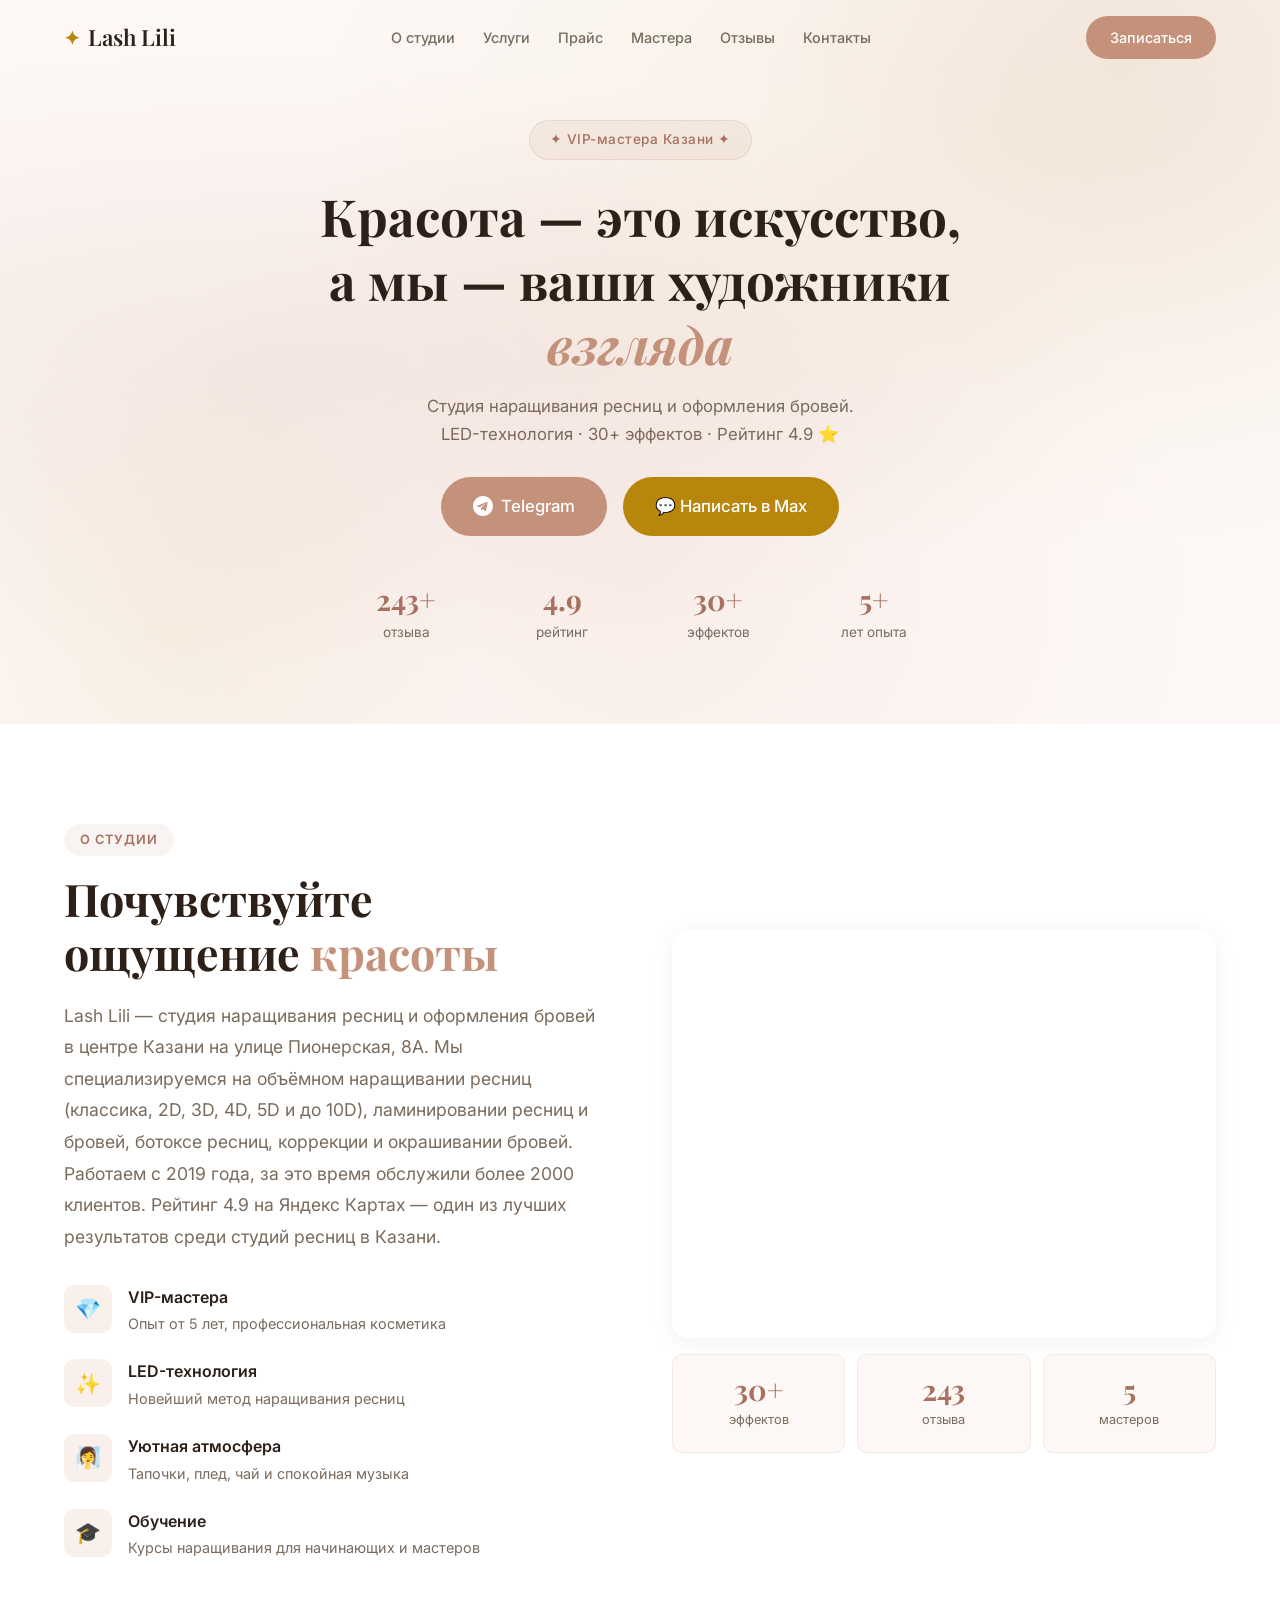
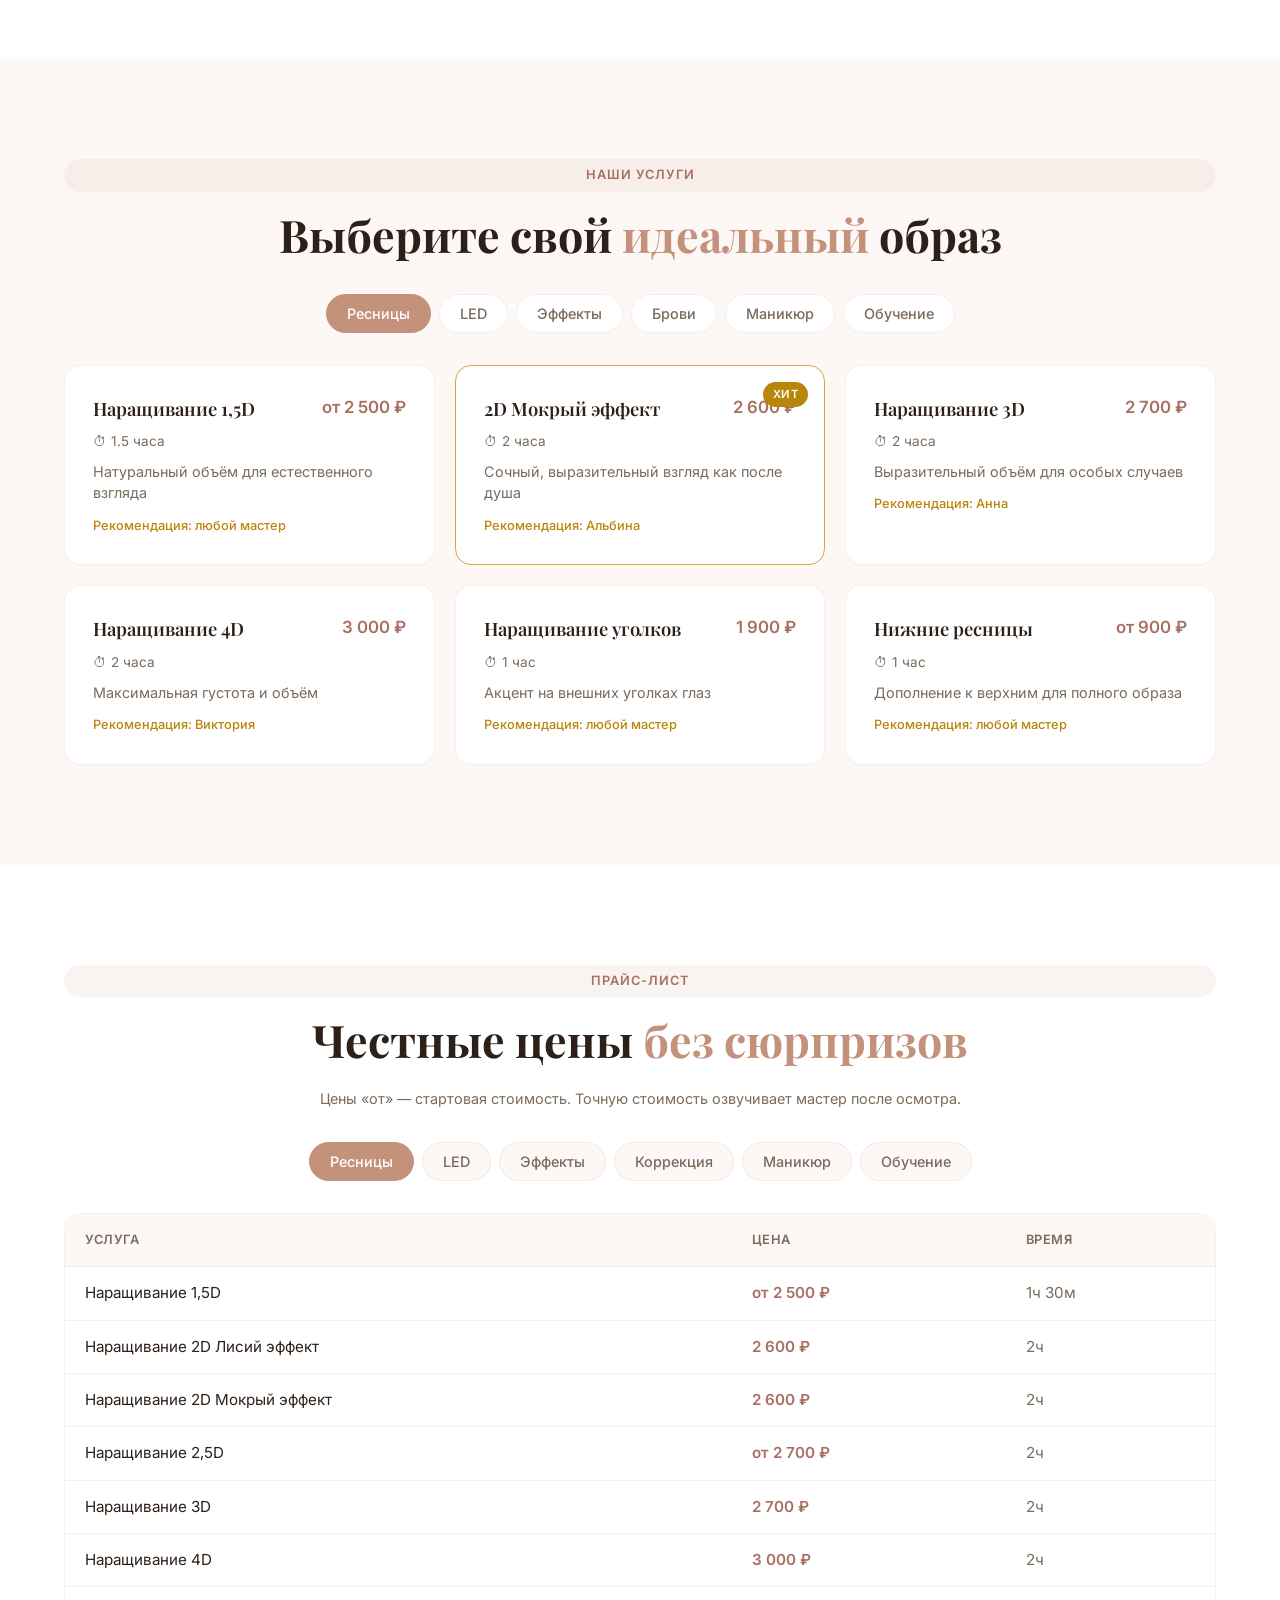
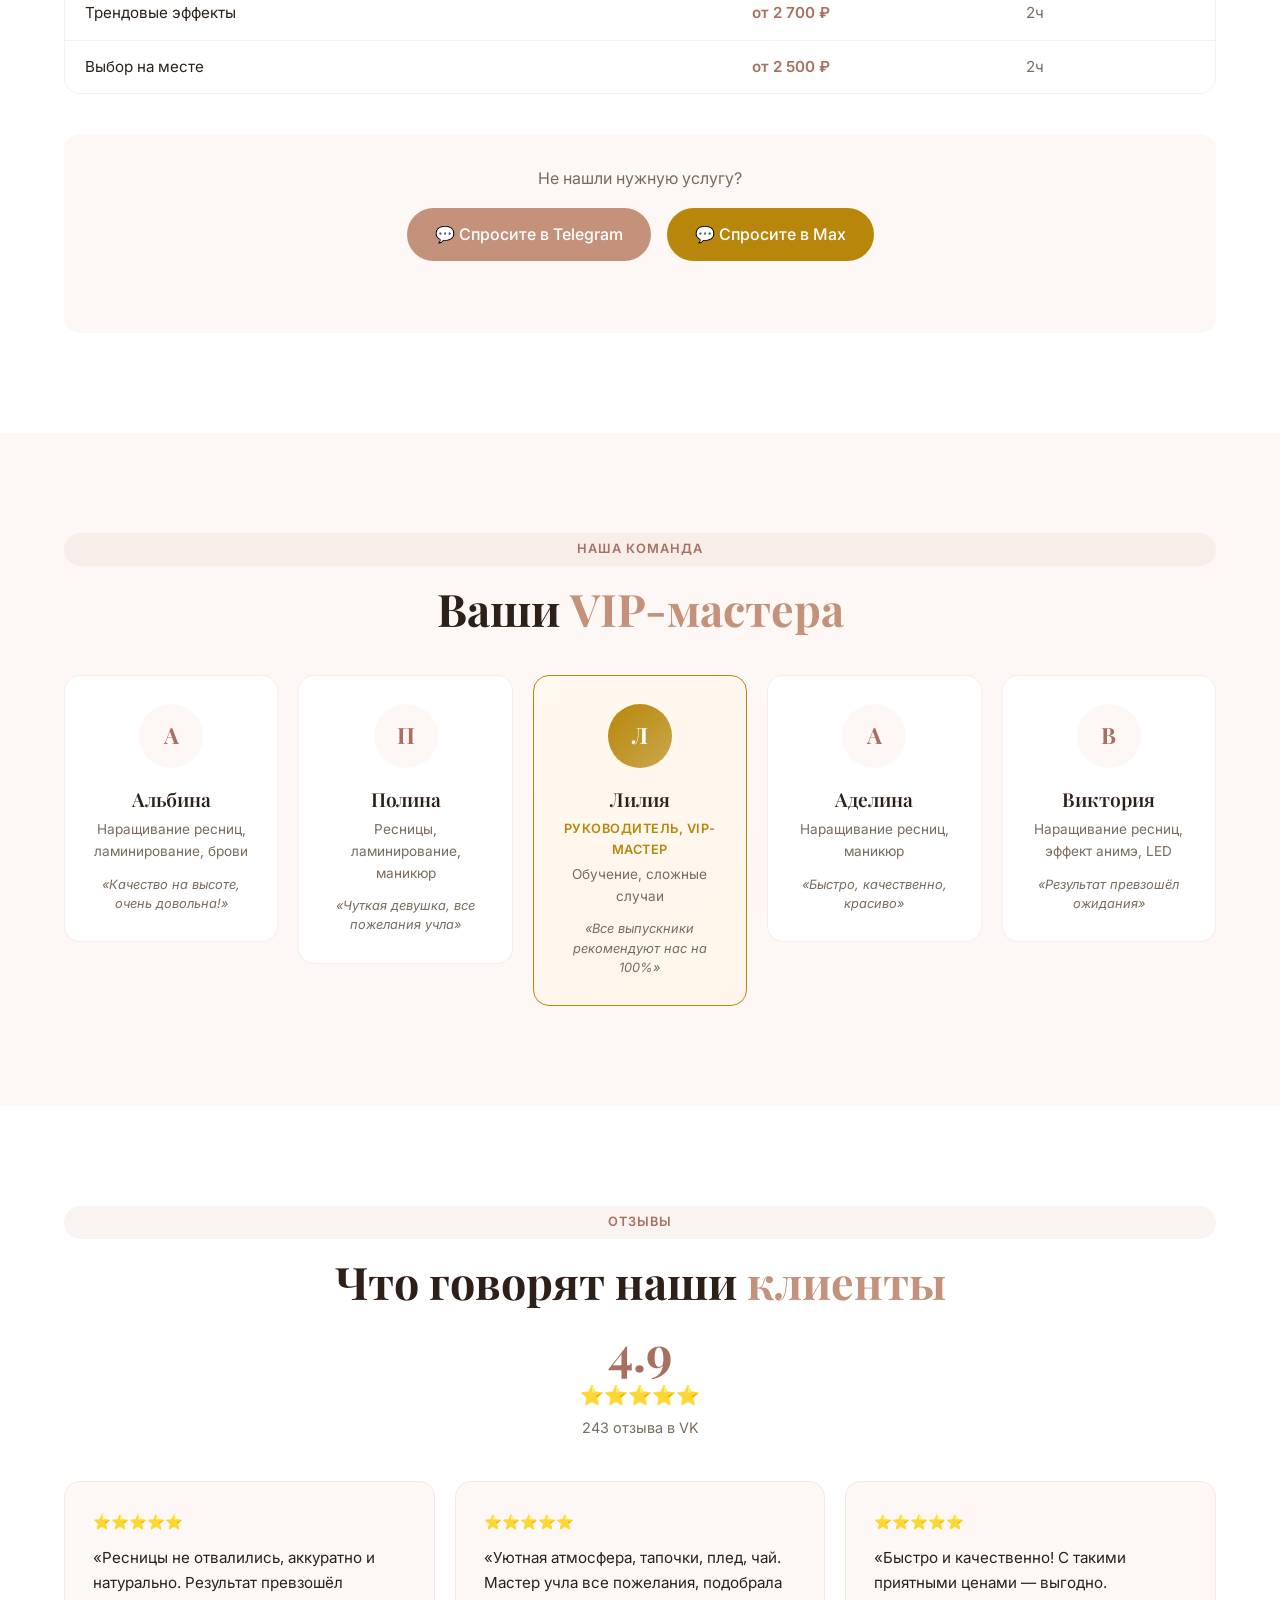
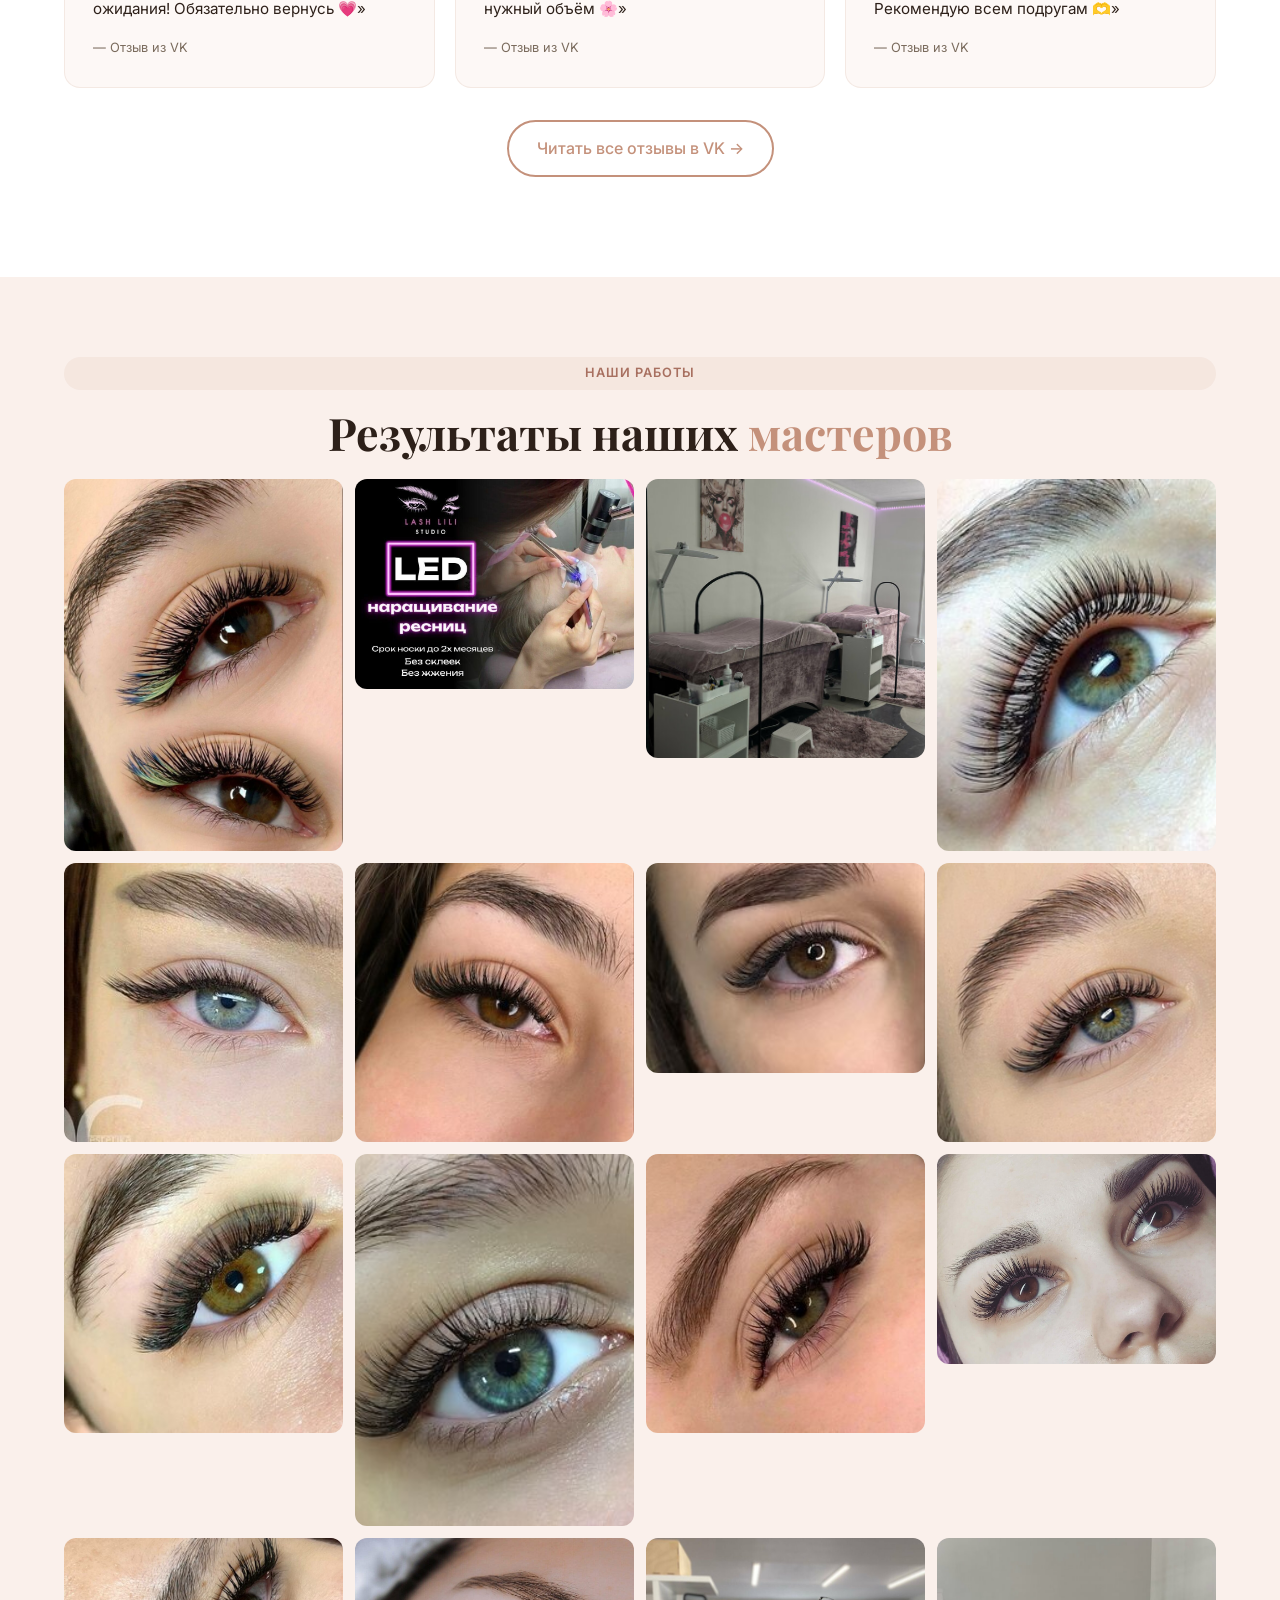
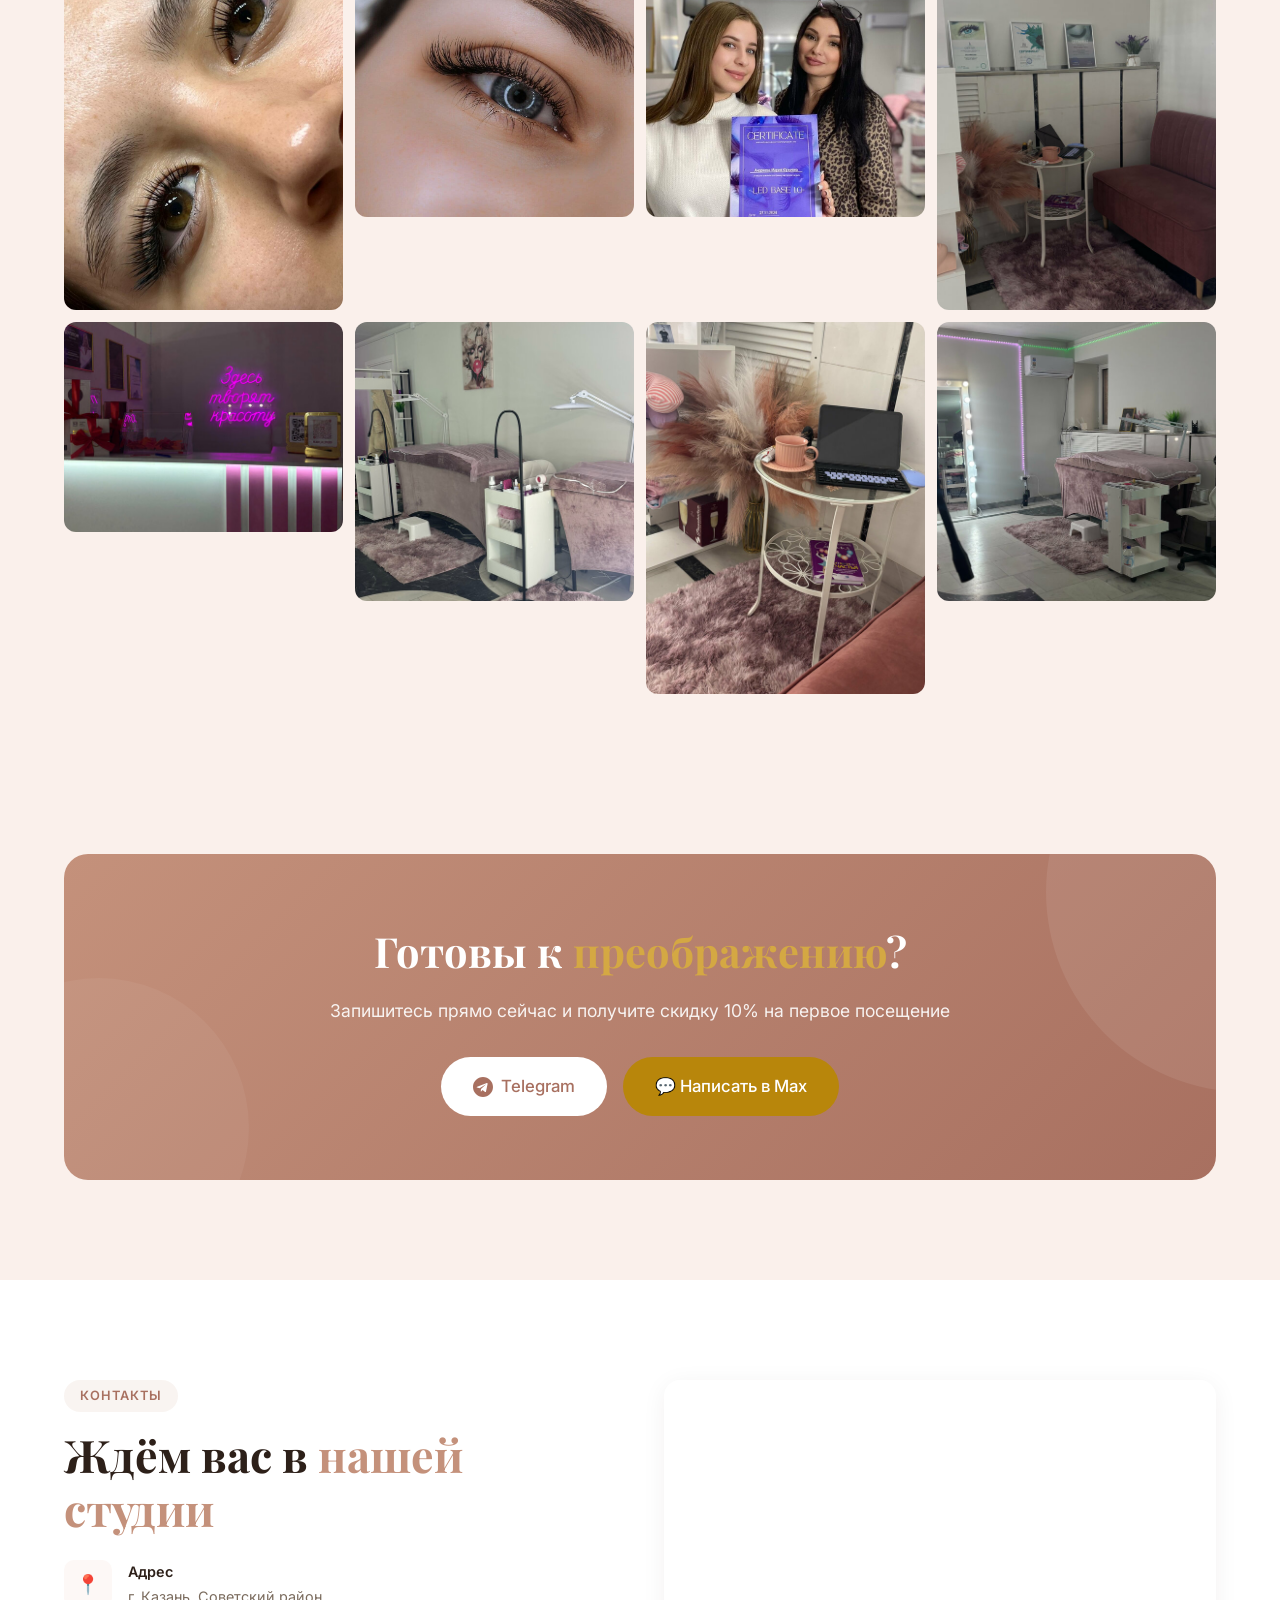
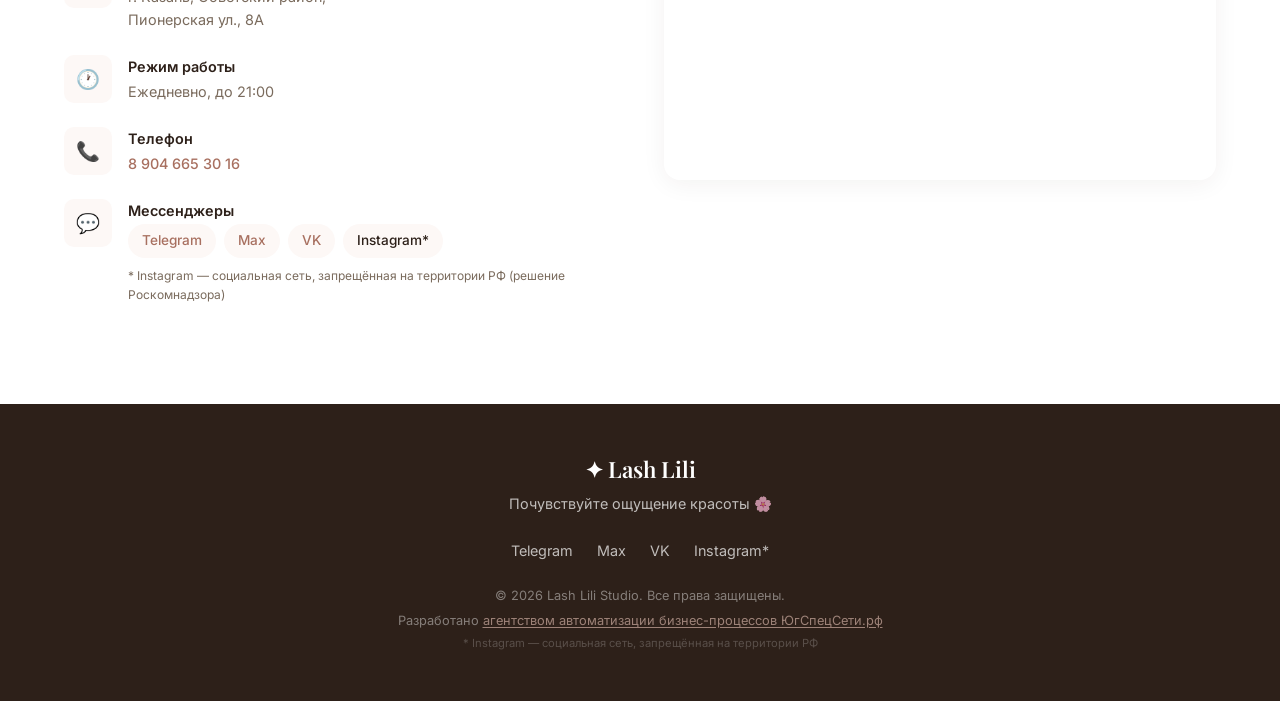
<file: docs/index.html>
<!DOCTYPE html>
<html lang="ru">
<head>
  <meta charset="UTF-8">
  <meta name="viewport" content="width=device-width, initial-scale=1.0">
  <title>Lash Lili — Студия наращивания ресниц и бровей в Казани | Пионерская</title>
  <meta name="description" content="Студия наращивания ресниц Lash Lili в Казани на Пионерской. VIP-мастера с опытом 6+ лет, 30+ эффектов, LED-технология. Классика, 2D-10D, ламинирование, брови. Запись онлайн!">
  <meta name="keywords" content="наращивание ресниц казань, наращивание ресниц пионерская, студия ресниц казань, lash lili, ламинирование ресниц казань, оформление бровей казань, 2D наращивание, 3D наращивание, классическое наращивание, ресницы казань цена, наращивание ресниц недорого, коррекция ресниц, снятие ресниц, ботокс ресниц, блефаропластика казань, перманент макияжа казань, татуаж губ казань, коррекция бровей казань, окрашивание ресниц, lamination lashes kazan">
  <meta property="og:title" content="Lash Lili — Студия наращивания ресниц и бровей в Казани">
  <meta property="og:description" content="VIP-мастера, LED-технология, 30+ эффектов. Классика, 2D-10D, ламинирование, брови. Запишитесь онлайн!">
  <meta property="og:type" content="website">
  <meta property="og:url" content="https://concreator.github.io/lash-lili-studio/">
  <meta property="og:image" content="https://concreator.github.io/lash-lili-studio/assets/studio-1.webp">
  <meta property="og:locale" content="ru_RU">
  <meta name="robots" content="index, follow">
  <meta name="author" content="Lash Lili Studio">
  <link rel="canonical" href="https://concreator.github.io/lash-lili-studio/">
  <link rel="preconnect" href="https://fonts.googleapis.com">
  <link rel="preconnect" href="https://fonts.gstatic.com" crossorigin>
  <link href="https://fonts.googleapis.com/css2?family=Playfair+Display:ital,wght@0,400;0,600;0,700;1,400&family=Inter:wght@300;400;500;600&display=swap" rel="stylesheet">
  <link rel="stylesheet" href="style.css?v=6">
  <link rel="icon" href="data:image/svg+xml,<svg xmlns='http://www.w3.org/2000/svg' viewBox='0 0 100 100'><text y='.9em' font-size='90'>🌸</text></svg>">
  <script type="application/ld+json">
  {
    "@context": "https://schema.org",
    "@type": "BeautySalon",
    "name": "Lash Lili Studio",
    "description": "Студия наращивания ресниц и оформления бровей в Казани",
    "url": "https://concreator.github.io/lash-lili-studio/",
    "telephone": ["+79172856949", "89046653016"],
    "address": {
      "@type": "PostalAddress",
      "streetAddress": "Пионерская ул., 8А",
      "addressLocality": "Казань",
      "addressRegion": "Республика Татарстан",
      "postalCode": "420029",
      "addressCountry": "RU"
    },
    "geo": {
      "@type": "GeoCoordinates",
      "latitude": 55.805342,
      "longitude": 49.185717
    },
    "aggregateRating": {
      "@type": "AggregateRating",
      "ratingValue": "4.9",
      "reviewCount": "243",
      "bestRating": "5"
    },
    "priceRange": "$$",
    "openingHoursSpecification": [
      {
        "@type": "OpeningHoursSpecification",
        "dayOfWeek": ["Monday","Tuesday","Wednesday","Thursday","Friday","Saturday","Sunday"],
        "opens": "10:00",
        "closes": "21:00"
      }
    ],
    "sameAs": [
      "https://vk.com/lash_lili_studio"
    ]
  }
  </script>
<body>

  <!-- Навигация -->
  <nav class="nav" id="nav">
    <div class="nav__inner">
      <a href="#" class="nav__logo">
        <span class="nav__logo-icon">✦</span>
        <span class="nav__logo-text">Lash Lili</span>
      </a>
      <div class="nav__links" id="navLinks">
        <a href="#about" class="nav__link">О студии</a>
        <a href="#services" class="nav__link">Услуги</a>
        <a href="#price" class="nav__link">Прайс</a>
        <a href="#masters" class="nav__link">Мастера</a>
        <a href="#reviews" class="nav__link">Отзывы</a>
        <a href="#contacts" class="nav__link">Контакты</a>
      </div>
      <a href="https://telegram.me/ssn_beautybot" target="_blank" class="nav__cta">Записаться</a>
      <button class="nav__burger" id="burger" aria-label="Меню">
        <span></span><span></span><span></span>
      </button>
    </div>
  </nav>

  <!-- Мобильное меню -->
  <div class="mobile-menu" id="mobileMenu">
    <div class="mobile-menu__inner">
      <a href="#about" class="mobile-menu__link">О студии</a>
      <a href="#services" class="mobile-menu__link">Услуги</a>
      <a href="#price" class="mobile-menu__link">Прайс</a>
      <a href="#masters" class="mobile-menu__link">Мастера</a>
      <a href="#reviews" class="mobile-menu__link">Отзывы</a>
      <a href="#contacts" class="mobile-menu__link">Контакты</a>
      <div class="mobile-menu__ctas">
        <a href="https://telegram.me/ssn_beautybot" target="_blank" class="btn btn--primary">💬 Telegram</a>
        <a href="https://max.ru/id910614084910_3_bot" target="_blank" class="btn btn--secondary">💬 Max</a>
      </div>
    </div>
  </div>

  <!-- Hero -->
  <section class="hero">
    <div class="hero__bg"></div>
    <div class="hero__content">
      <p class="hero__badge">✦ VIP-мастера Казани ✦</p>
      <h1 class="hero__title">
        Красота — это искусство,<br>
        а мы — ваши художники<br>
        <span class="hero__title-accent">взгляда</span>
      </h1>
      <p class="hero__subtitle">Студия наращивания ресниц и оформления бровей.<br>LED-технология · 30+ эффектов · Рейтинг 4.9 ⭐</p>
      <div class="hero__buttons">
        <a href="https://telegram.me/ssn_beautybot" target="_blank" class="btn btn--primary btn--lg">
          <svg class="btn__icon" viewBox="0 0 24 24" fill="currentColor"><path d="M12 0C5.373 0 0 5.373 0 12s5.373 12 12 12 12-5.373 12-12S18.627 0 12 0zm5.562 8.161l-1.97 9.28c-.146.658-.537.818-1.084.508l-3-2.21-1.446 1.394c-.14.14-.357.263-.727.263l.213-3.054 5.56-5.022c.24-.213-.054-.334-.373-.121l-6.869 4.326-2.96-.924c-.64-.203-.658-.64.135-.954l11.566-4.458c.538-.196 1.006.128.832.941z"/></svg>
          Telegram
        </a>
        <a href="https://max.ru/id910614084910_3_bot" target="_blank" class="btn btn--secondary btn--lg">
          💬 Написать в Max
        </a>
      </div>
      <div class="hero__stats">
        <div class="hero__stat">
          <span class="hero__stat-number">243+</span>
          <span class="hero__stat-label">отзыва</span>
        </div>
        <div class="hero__stat">
          <span class="hero__stat-number">4.9</span>
          <span class="hero__stat-label">рейтинг</span>
        </div>
        <div class="hero__stat">
          <span class="hero__stat-number">30+</span>
          <span class="hero__stat-label">эффектов</span>
        </div>
        <div class="hero__stat">
          <span class="hero__stat-number">5+</span>
          <span class="hero__stat-label">лет опыта</span>
        </div>
      </div>
    </div>
  </section>

  <!-- О студии -->
  <section class="about" id="about">
    <div class="container">
      <div class="about__grid">
        <div class="about__text">
          <p class="section__badge">О студии</p>
          <h2 class="section__title">Почувствуйте ощущение <span class="accent">красоты</span></h2>
          <p class="about__description">
            Lash Lili — студия наращивания ресниц и оформления бровей в центре Казани на улице Пионерская, 8А. Мы специализируемся на объёмном наращивании ресниц (классика, 2D, 3D, 4D, 5D и до 10D), ламинировании ресниц и бровей, ботоксе ресниц, коррекции и окрашивании бровей. Работаем с 2019 года, за это время обслужили более 2000 клиентов. Рейтинг 4.9 на Яндекс Картах — один из лучших результатов среди студий ресниц в Казани.
          </p>
          <div class="about__features">
            <div class="about__feature">
              <div class="about__feature-icon">💎</div>
              <div>
                <h3>VIP-мастера</h3>
                <p>Опыт от 5 лет, профессиональная косметика</p>
              </div>
            </div>
            <div class="about__feature">
              <div class="about__feature-icon">✨</div>
              <div>
                <h3>LED-технология</h3>
                <p>Новейший метод наращивания ресниц</p>
              </div>
            </div>
            <div class="about__feature">
              <div class="about__feature-icon">🧖‍♀️</div>
              <div>
                <h3>Уютная атмосфера</h3>
                <p>Тапочки, плед, чай и спокойная музыка</p>
              </div>
            </div>
            <div class="about__feature">
              <div class="about__feature-icon">🎓</div>
              <div>
                <h3>Обучение</h3>
                <p>Курсы наращивания для начинающих и мастеров</p>
              </div>
            </div>
          </div>
        </div>
        <div class="about__visual">
          <div class="slideshow">
            <img src="assets/studio-1.webp" alt="Студия Lash Lili" class="slideshow__slide" loading="eager">
            <img src="assets/studio-2.jpg" alt="Студия Lash Lili — интерьер" class="slideshow__slide" loading="lazy">
            <img src="assets/studio-3.jpg" alt="Студия Lash Lili — работы" class="slideshow__slide" loading="lazy">
            <img src="assets/studio-4.jpg" alt="Студия Lash Lili — атмосфера" class="slideshow__slide" loading="lazy">
            <img src="assets/studio-5.jpg" alt="Студия Lash Lili — результат" class="slideshow__slide" loading="lazy">
          </div>
          <div class="about__stats-row">
            <div class="about__card">
              <span class="about__card-number">30+</span>
              <span class="about__card-text">эффектов</span>
            </div>
            <div class="about__card">
              <span class="about__card-number">243</span>
              <span class="about__card-text">отзыва</span>
            </div>
            <div class="about__card">
              <span class="about__card-number">5</span>
              <span class="about__card-text">мастеров</span>
            </div>
          </div>
        </div>
      </div>
    </div>
  </section>

  <!-- Услуги -->
  <section class="services" id="services">
    <div class="container">
      <p class="section__badge section__badge--center">Наши услуги</p>
      <h2 class="section__title section__title--center">Выберите свой <span class="accent">идеальный</span> образ</h2>
      <div class="services__tabs">
        <button class="services__tab services__tab--active" data-tab="lashes">Ресницы</button>
        <button class="services__tab" data-tab="led">LED</button>
        <button class="services__tab" data-tab="effects">Эффекты</button>
        <button class="services__tab" data-tab="brows">Брови</button>
        <button class="services__tab" data-tab="nails">Маникюр</button>
        <button class="services__tab" data-tab="training">Обучение</button>
      </div>
      <div class="services__content">
        <!-- Ресницы -->
        <div class="services__panel services__panel--active" id="panel-lashes">
          <div class="services__cards">
            <div class="service-card">
              <div class="service-card__header">
                <h3>Наращивание 1,5D</h3>
                <span class="service-card__price">от 2 500 ₽</span>
              </div>
              <p class="service-card__time">⏱ 1.5 часа</p>
              <p class="service-card__desc">Натуральный объём для естественного взгляда</p>
              <p class="service-card__master">Рекомендация: любой мастер</p>
            </div>
            <div class="service-card service-card--hit">
              <div class="service-card__badge">Хит</div>
              <div class="service-card__header">
                <h3>2D Мокрый эффект</h3>
                <span class="service-card__price">2 600 ₽</span>
              </div>
              <p class="service-card__time">⏱ 2 часа</p>
              <p class="service-card__desc">Сочный, выразительный взгляд как после душа</p>
              <p class="service-card__master">Рекомендация: Альбина</p>
            </div>
            <div class="service-card">
              <div class="service-card__header">
                <h3>Наращивание 3D</h3>
                <span class="service-card__price">2 700 ₽</span>
              </div>
              <p class="service-card__time">⏱ 2 часа</p>
              <p class="service-card__desc">Выразительный объём для особых случаев</p>
              <p class="service-card__master">Рекомендация: Анна</p>
            </div>
            <div class="service-card">
              <div class="service-card__header">
                <h3>Наращивание 4D</h3>
                <span class="service-card__price">3 000 ₽</span>
              </div>
              <p class="service-card__time">⏱ 2 часа</p>
              <p class="service-card__desc">Максимальная густота и объём</p>
              <p class="service-card__master">Рекомендация: Виктория</p>
            </div>
            <div class="service-card">
              <div class="service-card__header">
                <h3>Наращивание уголков</h3>
                <span class="service-card__price">1 900 ₽</span>
              </div>
              <p class="service-card__time">⏱ 1 час</p>
              <p class="service-card__desc">Акцент на внешних уголках глаз</p>
              <p class="service-card__master">Рекомендация: любой мастер</p>
            </div>
            <div class="service-card">
              <div class="service-card__header">
                <h3>Нижние ресницы</h3>
                <span class="service-card__price">от 900 ₽</span>
              </div>
              <p class="service-card__time">⏱ 1 час</p>
              <p class="service-card__desc">Дополнение к верхним для полного образа</p>
              <p class="service-card__master">Рекомендация: любой мастер</p>
            </div>
          </div>
        </div>
        <!-- LED -->
        <div class="services__panel" id="panel-led">
          <div class="services__cards">
            <div class="service-card service-card--hit">
              <div class="service-card__badge">LED</div>
              <div class="service-card__header">
                <h3>LED Классика</h3>
                <span class="service-card__price">2 700 ₽</span>
              </div>
              <p class="service-card__time">⏱ 1.5 часа</p>
              <p class="service-card__desc">Новейшая LED-технология наращивания</p>
              <p class="service-card__master">Рекомендация: Виктория</p>
            </div>
            <div class="service-card">
              <div class="service-card__header">
                <h3>LED 2D</h3>
                <span class="service-card__price">2 800 ₽</span>
              </div>
              <p class="service-card__time">⏱ 2 часа</p>
              <p class="service-card__desc">Двойной объём с LED-эффектом</p>
              <p class="service-card__master">Рекомендация: Виктория</p>
            </div>
            <div class="service-card service-card--hit">
              <div class="service-card__badge">Популярно</div>
              <div class="service-card__header">
                <h3>LED 3D</h3>
                <span class="service-card__price">от 2 900 ₽</span>
              </div>
              <p class="service-card__time">⏱ 2 часа</p>
              <p class="service-card__desc">Тройной объём с невероятным блеском</p>
              <p class="service-card__master">Рекомендация: Виктория</p>
            </div>
            <div class="service-card">
              <div class="service-card__header">
                <h3>LED 4D</h3>
                <span class="service-card__price">от 3 200 ₽</span>
              </div>
              <p class="service-card__time">⏱ 2 часа</p>
              <p class="service-card__desc">Четырёхмерный объём для максимального эффекта</p>
              <p class="service-card__master">Рекомендация: Виктория</p>
            </div>
            <div class="service-card">
              <div class="service-card__header">
                <h3>LED 5D</h3>
                <span class="service-card__price">от 3 400 ₽</span>
              </div>
              <p class="service-card__time">⏱ 2 часа</p>
              <p class="service-card__desc">Пятый уровень объёма — для смелых</p>
              <p class="service-card__master">Рекомендация: Виктория</p>
            </div>
            <div class="service-card">
              <div class="service-card__header">
                <h3>Скоростное LED</h3>
                <span class="service-card__price">от 2 900 ₽</span>
              </div>
              <p class="service-card__time">⏱ 1 час</p>
              <p class="service-card__desc">Быстрое наращивание за 60 минут</p>
              <p class="service-card__master">Рекомендация: Виктория</p>
            </div>
          </div>
        </div>
        <!-- Эффекты -->
        <div class="services__panel" id="panel-effects">
          <div class="services__cards">
            <div class="service-card service-card--hit">
              <div class="service-card__badge">Тренд</div>
              <div class="service-card__header">
                <h3>Эффект Аниме</h3>
                <span class="service-card__price">2 800 ₽</span>
              </div>
              <p class="service-card__time">⏱ 2 часа</p>
              <p class="service-card__desc">Длинные ресницы в стиле аниме-девочек</p>
              <p class="service-card__master">Рекомендация: Виктория</p>
            </div>
            <div class="service-card">
              <div class="service-card__header">
                <h3>Эффект Голливуд</h3>
                <span class="service-card__price">3 400 ₽</span>
              </div>
              <p class="service-card__time">⏱ 2 часа</p>
              <p class="service-card__desc">Роскошные ресницы как у звёзд Голливуда</p>
              <p class="service-card__master">Рекомендация: Виктория</p>
            </div>
            <div class="service-card">
              <div class="service-card__header">
                <h3>2D Лучи</h3>
                <span class="service-card__price">от 2 800 ₽</span>
              </div>
              <p class="service-card__time">⏱ 2 часа</p>
              <p class="service-card__desc">Светящиеся лучики в уголках глаз</p>
              <p class="service-card__master">Рекомендация: Виктория</p>
            </div>
            <div class="service-card">
              <div class="service-card__header">
                <h3>Скоростное 2D мокрый LED</h3>
                <span class="service-card__price">3 000 ₽</span>
              </div>
              <p class="service-card__time">⏱ 1 час</p>
              <p class="service-card__desc">Мокрый эффект за 60 минут</p>
              <p class="service-card__master">Рекомендация: Виктория</p>
            </div>
            <div class="service-card">
              <div class="service-card__header">
                <h3>Цветные ресницы</h3>
                <span class="service-card__price">от 100 ₽</span>
              </div>
              <p class="service-card__time">⏱ 15 мин</p>
              <p class="service-card__desc">Яркие акценты на уголках</p>
              <p class="service-card__master">Рекомендация: любой мастер</p>
            </div>
            <div class="service-card">
              <div class="service-card__header">
                <h3>Выбор на месте</h3>
                <span class="service-card__price">от 2 500 ₽</span>
              </div>
              <p class="service-card__time">⏱ 2 часа</p>
              <p class="service-card__desc">Мастер подберёт идеальный эффект для вас</p>
              <p class="service-card__master">Рекомендация: Альбина</p>
            </div>
          </div>
        </div>
        <!-- Брови -->
        <div class="services__panel" id="panel-brows">
          <div class="services__cards">
            <div class="service-card service-card--hit">
              <div class="service-card__badge">Хит</div>
              <div class="service-card__header">
                <h3>Ламинирование бровей</h3>
                <span class="service-card__price">по запросу</span>
              </div>
              <p class="service-card__time">⏱ ~1 час</p>
              <p class="service-card__desc">Идеальная форма на 4-6 недель</p>
              <p class="service-card__master">Рекомендация: Альбина</p>
            </div>
            <div class="service-card">
              <div class="service-card__header">
                <h3>Окрашивание бровей</h3>
                <span class="service-card__price">по запросу</span>
              </div>
              <p class="service-card__time">⏱ ~30 мин</p>
              <p class="service-card__desc">Подберём идеальный оттенок</p>
              <p class="service-card__master">Рекомендация: Альбина</p>
            </div>
            <div class="service-card">
              <div class="service-card__header">
                <h3>Коррекция бровей</h3>
                <span class="service-card__price">по запросу</span>
              </div>
              <p class="service-card__time">⏱ ~30 мин</p>
              <p class="service-card__desc">Поддержание идеальной формы</p>
              <p class="service-card__master">Рекомендация: Альбина</p>
            </div>
          </div>
        </div>
        <!-- Маникюр -->
        <div class="services__panel" id="panel-nails">
          <div class="services__cards">
            <div class="service-card service-card--hit">
              <div class="service-card__badge">Популярно</div>
              <div class="service-card__header">
                <h3>Маникюр + гель-лак</h3>
                <span class="service-card__price">1 699 ₽</span>
              </div>
              <p class="service-card__time">⏱ 2.2 часа</p>
              <p class="service-card__desc">Полное покрытие со снятием старого</p>
              <p class="service-card__master">Рекомендация: Полина</p>
            </div>
            <div class="service-card">
              <div class="service-card__header">
                <h3>Маникюр без снятия</h3>
                <span class="service-card__price">1 499 ₽</span>
              </div>
              <p class="service-card__time">⏱ 1.5 часа</p>
              <p class="service-card__desc">Покрытие без удаления старого лака</p>
              <p class="service-card__master">Рекомендация: Полина</p>
            </div>
            <div class="service-card">
              <div class="service-card__header">
                <h3>Наращивание ногтей</h3>
                <span class="service-card__price">от 1 900 ₽</span>
              </div>
              <p class="service-card__time">⏱ 2-3 часа</p>
              <p class="service-card__desc">Длина 1-7, любая форма</p>
              <p class="service-card__master">Рекомендация: Аделина</p>
            </div>
            <div class="service-card">
              <div class="service-card__header">
                <h3>Коррекция ногтей</h3>
                <span class="service-card__price">1 800 ₽</span>
              </div>
              <p class="service-card__time">⏱ 1.5 часа</p>
              <p class="service-card__desc">Поддержание идеальной формы</p>
              <p class="service-card__master">Рекомендация: Полина</p>
            </div>
            <div class="service-card">
              <div class="service-card__header">
                <h3>Педикюр</h3>
                <span class="service-card__price">800 ₽</span>
              </div>
              <p class="service-card__time">⏱ 1 час</p>
              <p class="service-card__desc">Модельный педикюр</p>
              <p class="service-card__master">Рекомендация: любой мастер</p>
            </div>
          </div>
        </div>
        <!-- Обучение -->
        <div class="services__panel" id="panel-training">
          <div class="services__cards">
            <div class="service-card">
              <div class="service-card__header">
                <h3>Базовое обучение</h3>
                <span class="service-card__price">6 000 ₽</span>
              </div>
              <p class="service-card__time">⏱ 5 часов</p>
              <p class="service-card__desc">Наращивание ресниц с нуля. Практика на моделях</p>
              <p class="service-card__master">Рекомендация: Лилия (руководитель)</p>
            </div>
            <div class="service-card service-card--hit">
              <div class="service-card__badge">Популярно</div>
              <div class="service-card__header">
                <h3>LED обучение</h3>
                <span class="service-card__price">8 900 ₽</span>
              </div>
              <p class="service-card__time">⏱ 6 часов</p>
              <p class="service-card__desc">Повышение квалификации в LED-технологии</p>
              <p class="service-card__master">Рекомендация: Лилия (руководитель)</p>
            </div>
            <div class="service-card">
              <div class="service-card__header">
                <h3>LED полное обучение</h3>
                <span class="service-card__price">12 500 ₽</span>
              </div>
              <p class="service-card__time">⏱ 5 часов</p>
              <p class="service-card__desc">Полный курс LED-наращивания</p>
              <p class="service-card__master">Рекомендация: Лилия (руководитель)</p>
            </div>
            <div class="service-card service-card--premium">
              <div class="service-card__badge">Премиум</div>
              <div class="service-card__header">
                <h3>Наставничество</h3>
                <span class="service-card__price">50 000 ₽</span>
              </div>
              <p class="service-card__time">⏱ 1 месяц</p>
              <p class="service-card__desc">Индивидуальное обучение под руководством Лилии</p>
              <p class="service-card__master">Рекомендация: Лилия (руководитель)</p>
            </div>
          </div>
        </div>
      </div>
    </div>
  </section>

  <!-- Прайс -->
  <section class="price" id="price">
    <div class="container">
      <p class="section__badge section__badge--center">Прайс-лист</p>
      <h2 class="section__title section__title--center">Честные цены <span class="accent">без сюрпризов</span></h2>
      <p class="price__note">Цены «от» — стартовая стоимость. Точную стоимость озвучивает мастер после осмотра.</p>

      <div class="price__categories">
        <button class="price__cat price__cat--active" data-cat="lashes">Ресницы</button>
        <button class="price__cat" data-cat="led">LED</button>
        <button class="price__cat" data-cat="effects">Эффекты</button>
        <button class="price__cat" data-cat="correction">Коррекция</button>
        <button class="price__cat" data-cat="nails">Маникюр</button>
        <button class="price__cat" data-cat="training">Обучение</button>
      </div>

      <div class="price__table-wrapper">
        <table class="price__table" id="priceTable">
          <thead>
            <tr>
              <th>Услуга</th>
              <th>Цена</th>
              <th>Время</th>
              <th class="price__table-master">Мастер</th>
            </tr>
          </thead>
          <tbody id="priceBody">
            <!-- JS заполнит -->
          </tbody>
        </table>
      </div>

      <div class="price__cta">
        <p>Не нашли нужную услугу?</p>
        <div class="hero__buttons">
          <a href="https://telegram.me/ssn_beautybot" target="_blank" class="btn btn--primary">💬 Спросите в Telegram</a>
          <a href="https://max.ru/id910614084910_3_bot" target="_blank" class="btn btn--secondary">💬 Спросите в Max</a>
        </div>
      </div>
    </div>
  </section>

  <!-- Мастера -->
  <section class="masters" id="masters">
    <div class="container">
      <p class="section__badge section__badge--center">Наша команда</p>
      <h2 class="section__title section__title--center">Ваши <span class="accent">VIP-мастера</span></h2>
      <div class="masters__grid">
        <div class="master-card">
          <div class="master-card__avatar">А</div>
          <h3 class="master-card__name">Альбина</h3>
          <p class="master-card__spec">Наращивание ресниц, ламинирование, брови</p>
          <p class="master-card__review">«Качество на высоте, очень довольна!»</p>
        </div>
        <div class="master-card">
          <div class="master-card__avatar">П</div>
          <h3 class="master-card__name">Полина</h3>
          <p class="master-card__spec">Ресницы, ламинирование, маникюр</p>
          <p class="master-card__review">«Чуткая девушка, все пожелания учла»</p>
        </div>
        <div class="master-card master-card--featured">
          <div class="master-card__avatar master-card__avatar--gold">Л</div>
          <h3 class="master-card__name">Лилия</h3>
          <p class="master-card__role">Руководитель, VIP-мастер</p>
          <p class="master-card__spec">Обучение, сложные случаи</p>
          <p class="master-card__review">«Все выпускники рекомендуют нас на 100%»</p>
        </div>
        <div class="master-card">
          <div class="master-card__avatar">А</div>
          <h3 class="master-card__name">Аделина</h3>
          <p class="master-card__spec">Наращивание ресниц, маникюр</p>
          <p class="master-card__review">«Быстро, качественно, красиво»</p>
        </div>
        <div class="master-card">
          <div class="master-card__avatar">В</div>
          <h3 class="master-card__name">Виктория</h3>
          <p class="master-card__spec">Наращивание ресниц, эффект анимэ, LED</p>
          <p class="master-card__review">«Результат превзошёл ожидания»</p>
        </div>
      </div>
    </div>
  </section>

  <!-- Отзывы -->
  <section class="reviews" id="reviews">
    <div class="container">
      <p class="section__badge section__badge--center">Отзывы</p>
      <h2 class="section__title section__title--center">Что говорят наши <span class="accent">клиенты</span></h2>
      <div class="reviews__rating">
        <span class="reviews__rating-number">4.9</span>
        <span class="reviews__rating-stars">⭐⭐⭐⭐⭐</span>
        <span class="reviews__rating-count">243 отзыва в VK</span>
      </div>
      <div class="reviews__grid">
        <div class="review-card">
          <div class="review-card__stars">⭐⭐⭐⭐⭐</div>
          <p class="review-card__text">«Ресницы не отвалились, аккуратно и натурально. Результат превзошёл ожидания! Обязательно вернусь 💗»</p>
          <p class="review-card__author">— Отзыв из VK</p>
        </div>
        <div class="review-card">
          <div class="review-card__stars">⭐⭐⭐⭐⭐</div>
          <p class="review-card__text">«Уютная атмосфера, тапочки, плед, чай. Мастер учла все пожелания, подобрала нужный объём 🌸»</p>
          <p class="review-card__author">— Отзыв из VK</p>
        </div>
        <div class="review-card">
          <div class="review-card__stars">⭐⭐⭐⭐⭐</div>
          <p class="review-card__text">«Быстро и качественно! С такими приятными ценами — выгодно. Рекомендую всем подругам 🫶»</p>
          <p class="review-card__author">— Отзыв из VK</p>
        </div>
      </div>
      <div class="reviews__more">
        <a href="https://vk.com/lash_lili_studio" target="_blank" class="btn btn--outline">Читать все отзывы в VK →</a>
      </div>
    </div>
  </section>

  <!-- Наши работы -->
  <section class="gallery" id="gallery">
    <div class="container">
      <p class="section__badge section__badge--center">Наши работы</p>
      <h2 class="section__title section__title--center">Результаты наших <span class="accent">мастеров</span></h2>
      <div class="gallery__grid">
        <img src="assets/work-01.jpg" alt="Наращивание ресниц в Казани — работа мастера Lash Lili" loading="lazy">
        <img src="assets/work-02.jpg" alt="Объёмное наращивание 2D 3D ресниц — фото до и после" loading="lazy">
        <img src="assets/work-03.jpg" alt="Классическое наращивание ресниц — результат студии Lash Lili" loading="lazy">
        <img src="assets/work-04.jpg" alt="Наращивание ресниц Пионерская Казань — примеры работ" loading="lazy">
        <img src="assets/work-05.jpg" alt="Ламинирование ресниц и бровей — фото клиента" loading="lazy">
        <img src="assets/work-06.jpg" alt="Наращивание ресниц эффект лисьих глаз" loading="lazy">
        <img src="assets/work-07.jpg" alt="Натуральное наращивание ресниц — естественный взгляд" loading="lazy">
        <img src="assets/work-08.jpg" alt="Густые ресницы после наращивания — работа салона красоты" loading="lazy">
        <img src="assets/work-09.jpg" alt="Коррекция наращенных ресниц — аккуратная работа" loading="lazy">
        <img src="assets/work-10.jpg" alt="Наращивание ресниц для голубых глаз" loading="lazy">
        <img src="assets/work-11.jpg" alt="Наращивание ресниц — выразительный взгляд" loading="lazy">
        <img src="assets/work-12.jpg" alt="Студия ресниц Lash Lili — зона ожидания" loading="lazy">
        <img src="assets/work-13.jpg" alt="Работа бровиста — оформление бровей в Казани" loading="lazy">
        <img src="assets/work-14.jpg" alt="Наращивание ресниц — мультиколор эффект" loading="lazy">
        <img src="assets/work-15.jpg" alt="Ламинирование бровей — ухоженные брови" loading="lazy">
        <img src="assets/work-16.jpg" alt="Наращивание ресниц — снежная королева" loading="lazy">
        <img src="assets/work-17.jpg" alt="Объёмные ресницы — 4D наращивание" loading="lazy">
        <img src="assets/work-18.jpg" alt="Перманент макияжа — татуаж губ" loading="lazy">
        <img src="assets/work-19.jpg" alt="Ботокс ресниц — гладкие и блестящие" loading="lazy">
        <img src="assets/work-20.jpg" alt="Наращивание ресниц — вечерний образ" loading="lazy">
      </div>
    </div>
  </section>

  <!-- CTA -->
  <section class="cta">
    <div class="container">
      <div class="cta__inner">
        <h2 class="cta__title">Готовы к <span class="accent">преображению</span>?</h2>
        <p class="cta__subtitle">Запишитесь прямо сейчас и получите скидку 10% на первое посещение</p>
        <div class="cta__buttons">
          <a href="https://telegram.me/ssn_beautybot" target="_blank" class="btn btn--primary btn--lg">
            <svg class="btn__icon" viewBox="0 0 24 24" fill="currentColor"><path d="M12 0C5.373 0 0 5.373 0 12s5.373 12 12 12 12-5.373 12-12S18.627 0 12 0zm5.562 8.161l-1.97 9.28c-.146.658-.537.818-1.084.508l-3-2.21-1.446 1.394c-.14.14-.357.263-.727.263l.213-3.054 5.56-5.022c.24-.213-.054-.334-.373-.121l-6.869 4.326-2.96-.924c-.64-.203-.658-.64.135-.954l11.566-4.458c.538-.196 1.006.128.832.941z"/></svg>
            Telegram
          </a>
          <a href="https://max.ru/id910614084910_3_bot" target="_blank" class="btn btn--secondary btn--lg">💬 Написать в Max</a>
        </div>
      </div>
    </div>
  </section>

  <!-- Контакты -->
  <section class="contacts" id="contacts">
    <div class="container">
      <div class="contacts__grid">
        <div class="contacts__info">
          <p class="section__badge">Контакты</p>
          <h2 class="section__title">Ждём вас в <span class="accent">нашей студии</span></h2>
          <div class="contacts__items">
            <div class="contacts__item">
              <span class="contacts__item-icon">📍</span>
              <div>
                <h3>Адрес</h3>
                <p>г. Казань, Советский район,<br>Пионерская ул., 8А</p>
              </div>
            </div>
            <div class="contacts__item">
              <span class="contacts__item-icon">🕐</span>
              <div>
                <h3>Режим работы</h3>
                <p>Ежедневно, до 21:00</p>
              </div>
            </div>
            <div class="contacts__item">
              <span class="contacts__item-icon">📞</span>
              <div>
                <h3>Телефон</h3>
                <p><a href="tel:+79046653016">8 904 665 30 16</a></p>
              </div>
            </div>
            <div class="contacts__item">
              <span class="contacts__item-icon">💬</span>
              <div>
                <h3>Мессенджеры</h3>
                <div class="contacts__socials">
                  <a href="https://telegram.me/ssn_beautybot" target="_blank" class="contacts__social">Telegram</a>
                  <a href="https://max.ru/id910614084910_3_bot" target="_blank" class="contacts__social">Max</a>
                  <a href="https://vk.com/lash_lili_studio" target="_blank" class="contacts__social">VK</a>
                  <span class="contacts__social">Instagram*</span>
                </div>
                <p style="font-size:0.75rem; color:var(--text-muted); margin-top:8px;">* Instagram — социальная сеть, запрещённая на территории РФ (решение Роскомнадзора)</p>
              </div>
            </div>
          </div>
        </div>
        <div class="contacts__map">
          <iframe
            src="https://yandex.ru/map-widget/v1/?z=16&ll=49.185717%2C55.805342&pt=49.185717%2C55.805342%2Cpm2rdm&lang=ru_RU"
            width="100%"
            height="400"
            style="border:0; border-radius: 16px;"
            allowfullscreen=""
            loading="lazy">
          </iframe>
        </div>
      </div>
    </div>
  </section>

  <!-- Footer -->
  <footer class="footer">
    <div class="container">
      <div class="footer__inner">
        <div class="footer__brand">
          <span class="footer__logo">✦ Lash Lili</span>
          <p class="footer__tagline">Почувствуйте ощущение красоты 🌸</p>
        </div>
        <div class="footer__links">
          <a href="https://telegram.me/ssn_beautybot" target="_blank" class="footer__link">Telegram</a>
          <a href="https://max.ru/id910614084910_3_bot" target="_blank" class="footer__link">Max</a>
          <a href="https://vk.com/lash_lili_studio" target="_blank" class="footer__link">VK</a>
          <span class="footer__link">Instagram*</span>
        </div>
        <div class="footer__copy">
          <p>© 2026 Lash Lili Studio. Все права защищены.</p>
          <p class="footer__dev">Разработано <a href="https://югспецсети.рф" target="_blank">агентством автоматизации бизнес-процессов ЮгСпецСети.рф</a></p>
          <p style="font-size:0.7rem; opacity:0.5; margin-top:4px;">* Instagram — социальная сеть, запрещённая на территории РФ</p>
        </div>
      </div>
    </div>
  </footer>

  <!-- Floating CTA -->
  <div class="floating" id="floating">
    <a href="https://max.ru/id910614084910_3_bot" target="_blank" class="floating__btn floating__btn--max" aria-label="Написать в Max">
      <span style="font-size:22px; font-weight:700; line-height:1;">M</span>
      <span class="floating__pulse"></span>
    </a>
    <a href="https://telegram.me/ssn_beautybot" target="_blank" class="floating__btn" aria-label="Написать в Telegram">
      <svg viewBox="0 0 24 24" fill="currentColor" width="28" height="28"><path d="M12 0C5.373 0 0 5.373 0 12s5.373 12 12 12 12-5.373 12-12S18.627 0 12 0zm5.562 8.161l-1.97 9.28c-.146.658-.537.818-1.084.508l-3-2.21-1.446 1.394c-.14.14-.357.263-.727.263l.213-3.054 5.56-5.022c.24-.213-.054-.334-.373-.121l-6.869 4.326-2.96-.924c-.64-.203-.658-.64.135-.954l11.566-4.458c.538-.196 1.006.128.832.941z"/></svg>
      <span class="floating__pulse"></span>
    </a>
  </div>

  <script src="script.js?v=8"></script>
  <script>
    (function(){
      function send(){
        if(window.parent && window.parent !== window){
          window.parent.postMessage(JSON.stringify({type:'resize',height:document.documentElement.scrollHeight}),'*');
        }
      }
      send();
      window.addEventListener('load',send);
      window.addEventListener('resize',send);
    })();
  </script>
</body>
</html>
</file>
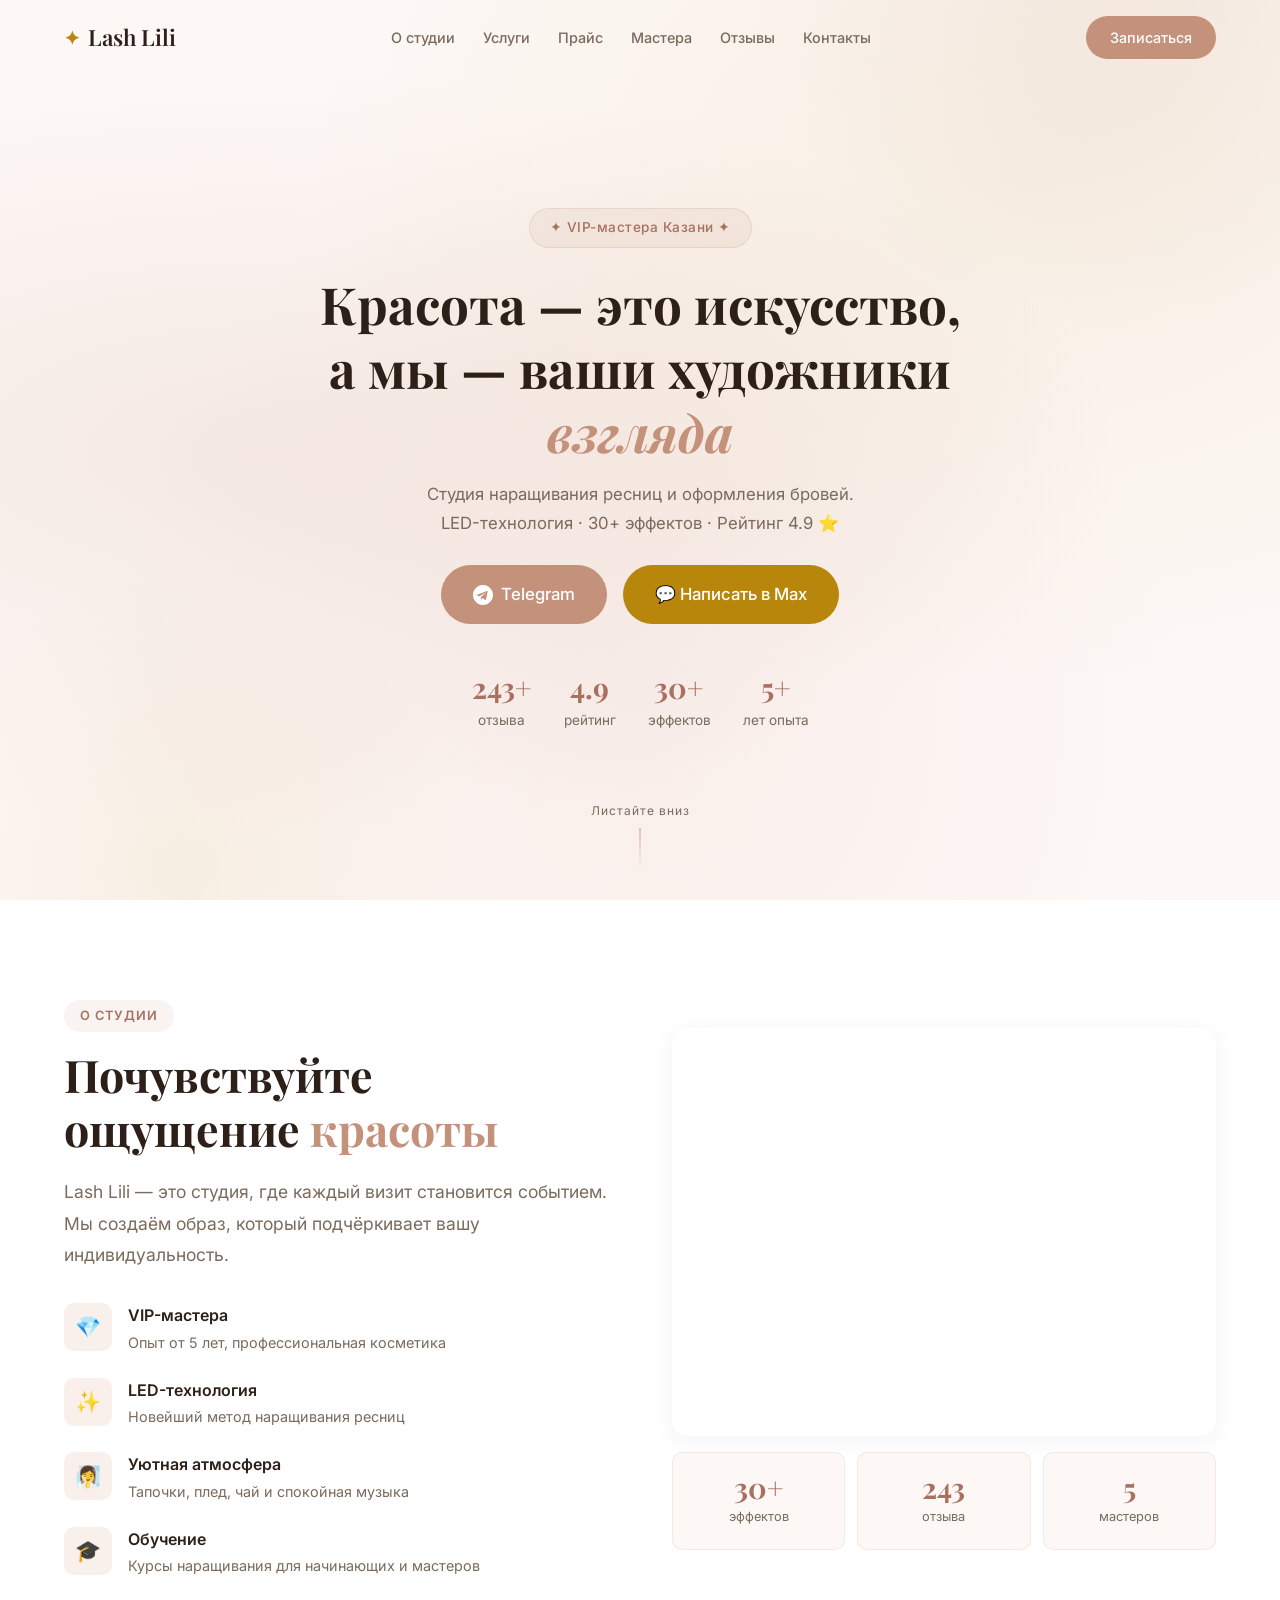
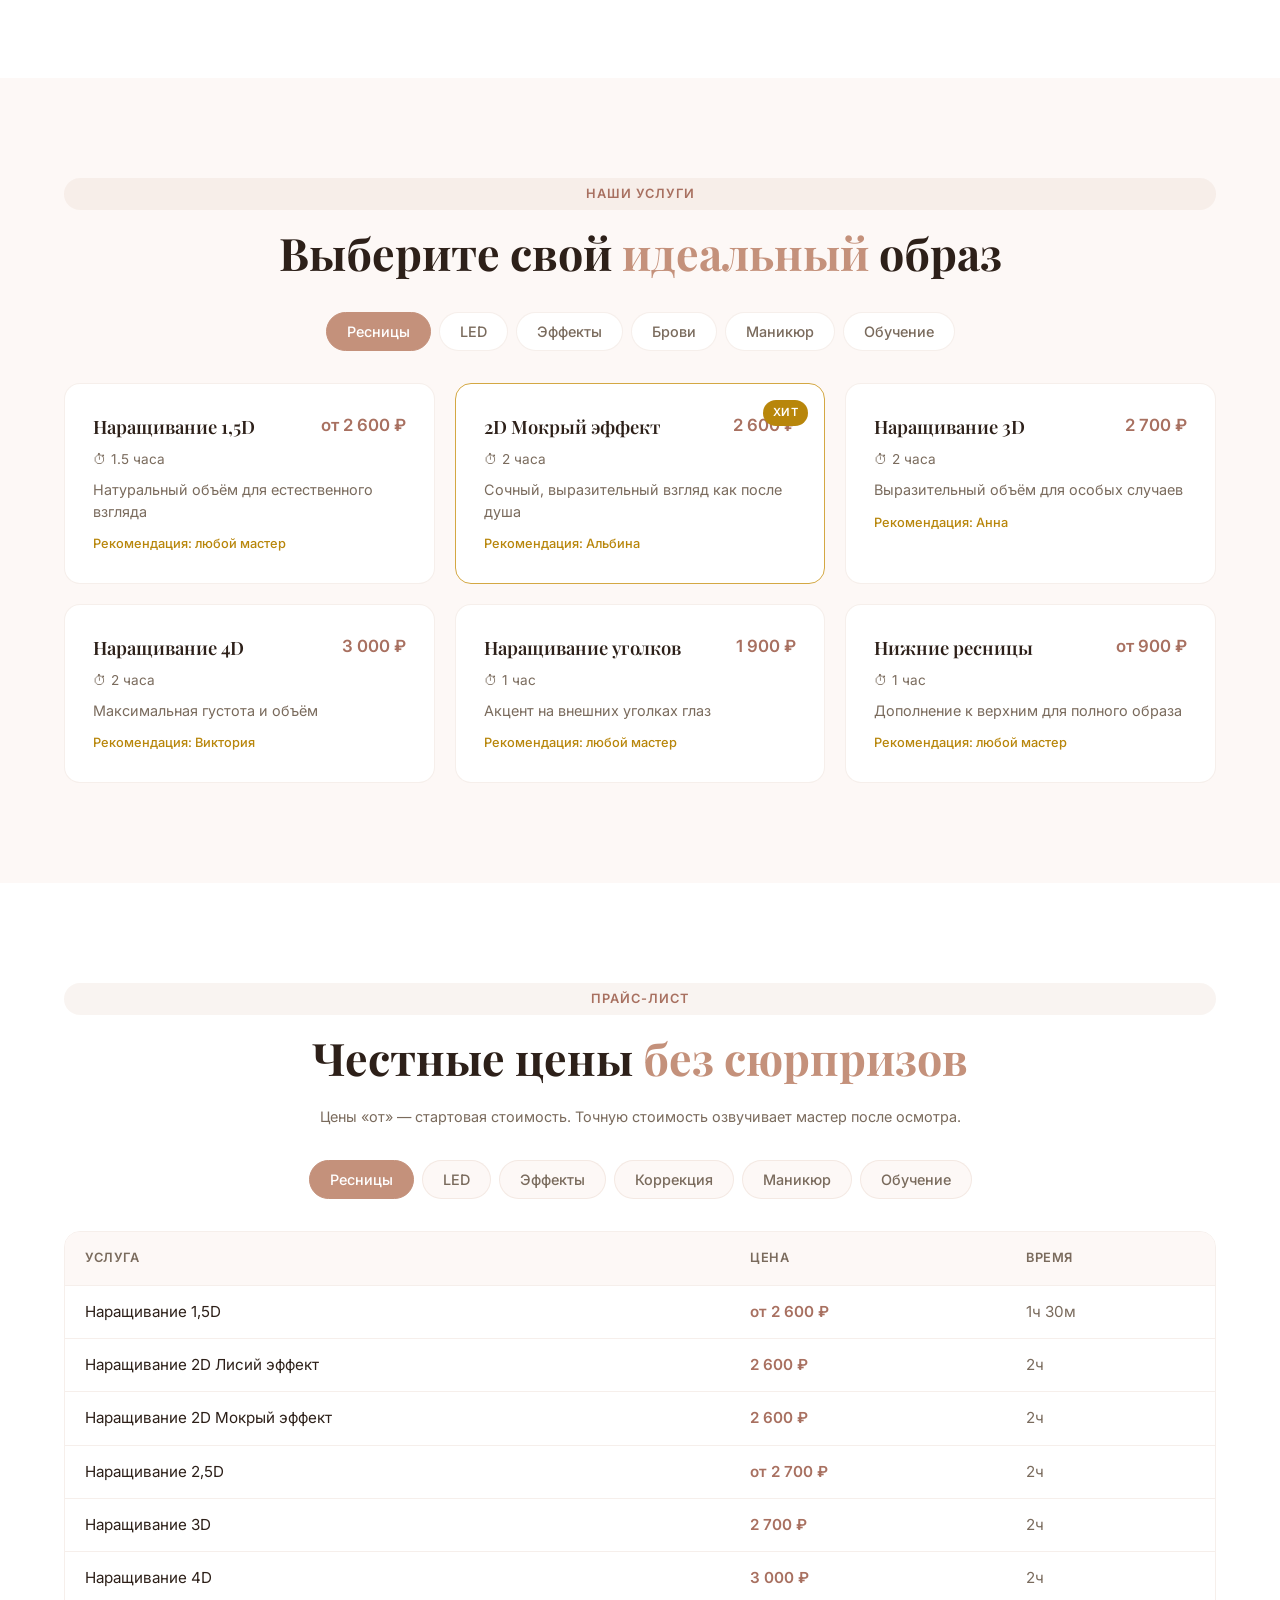
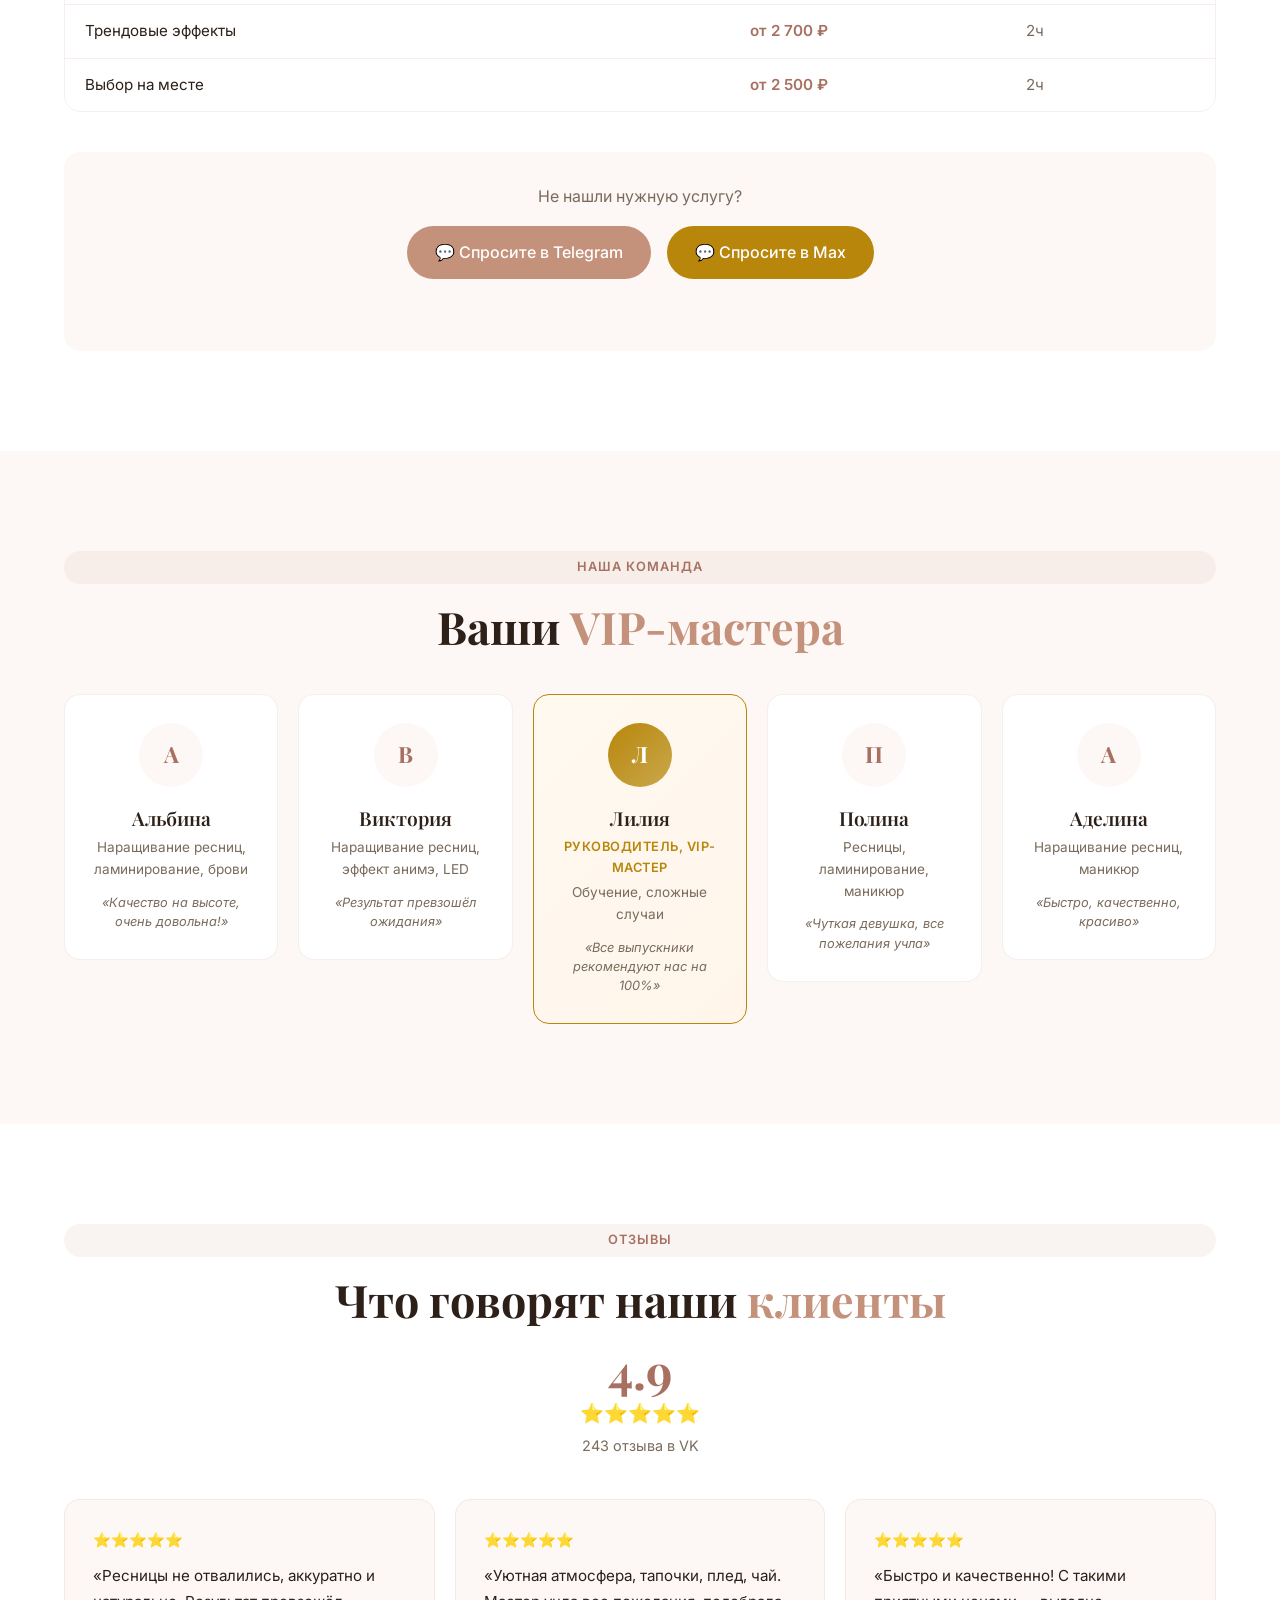
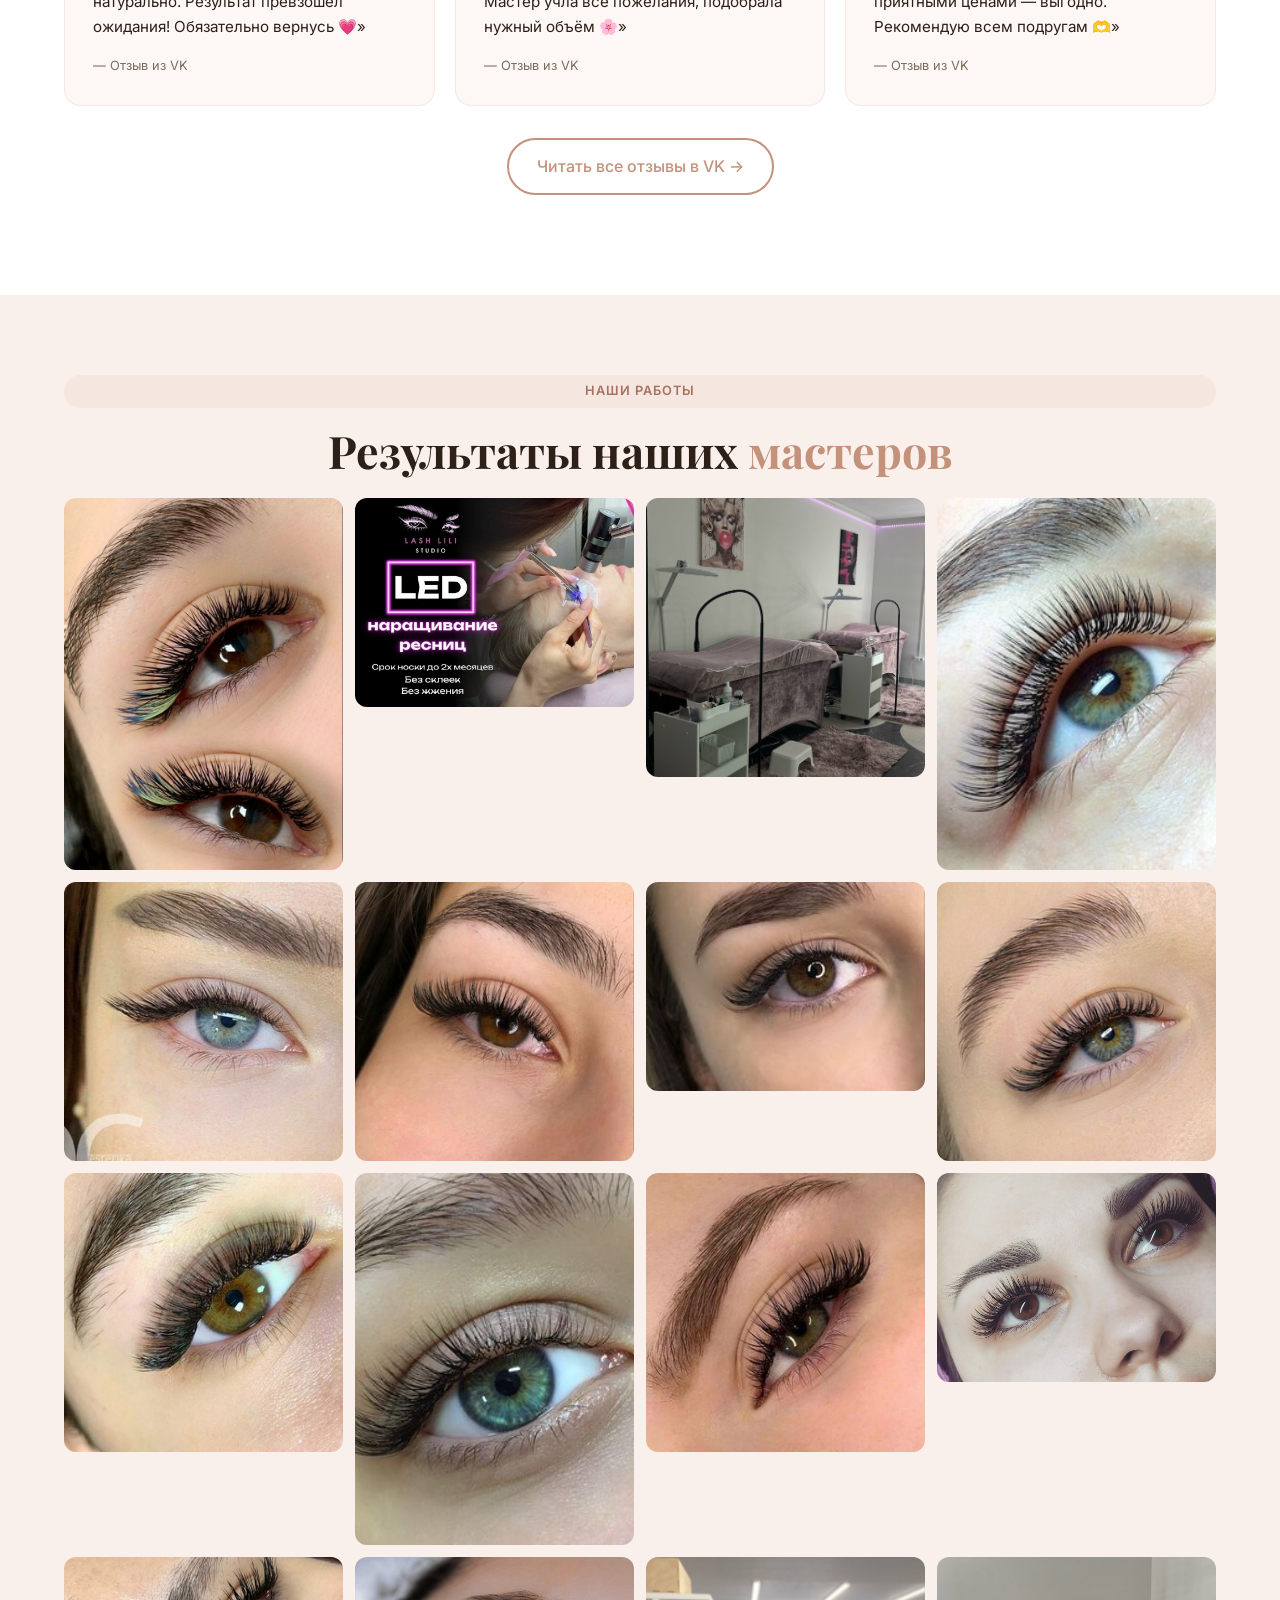
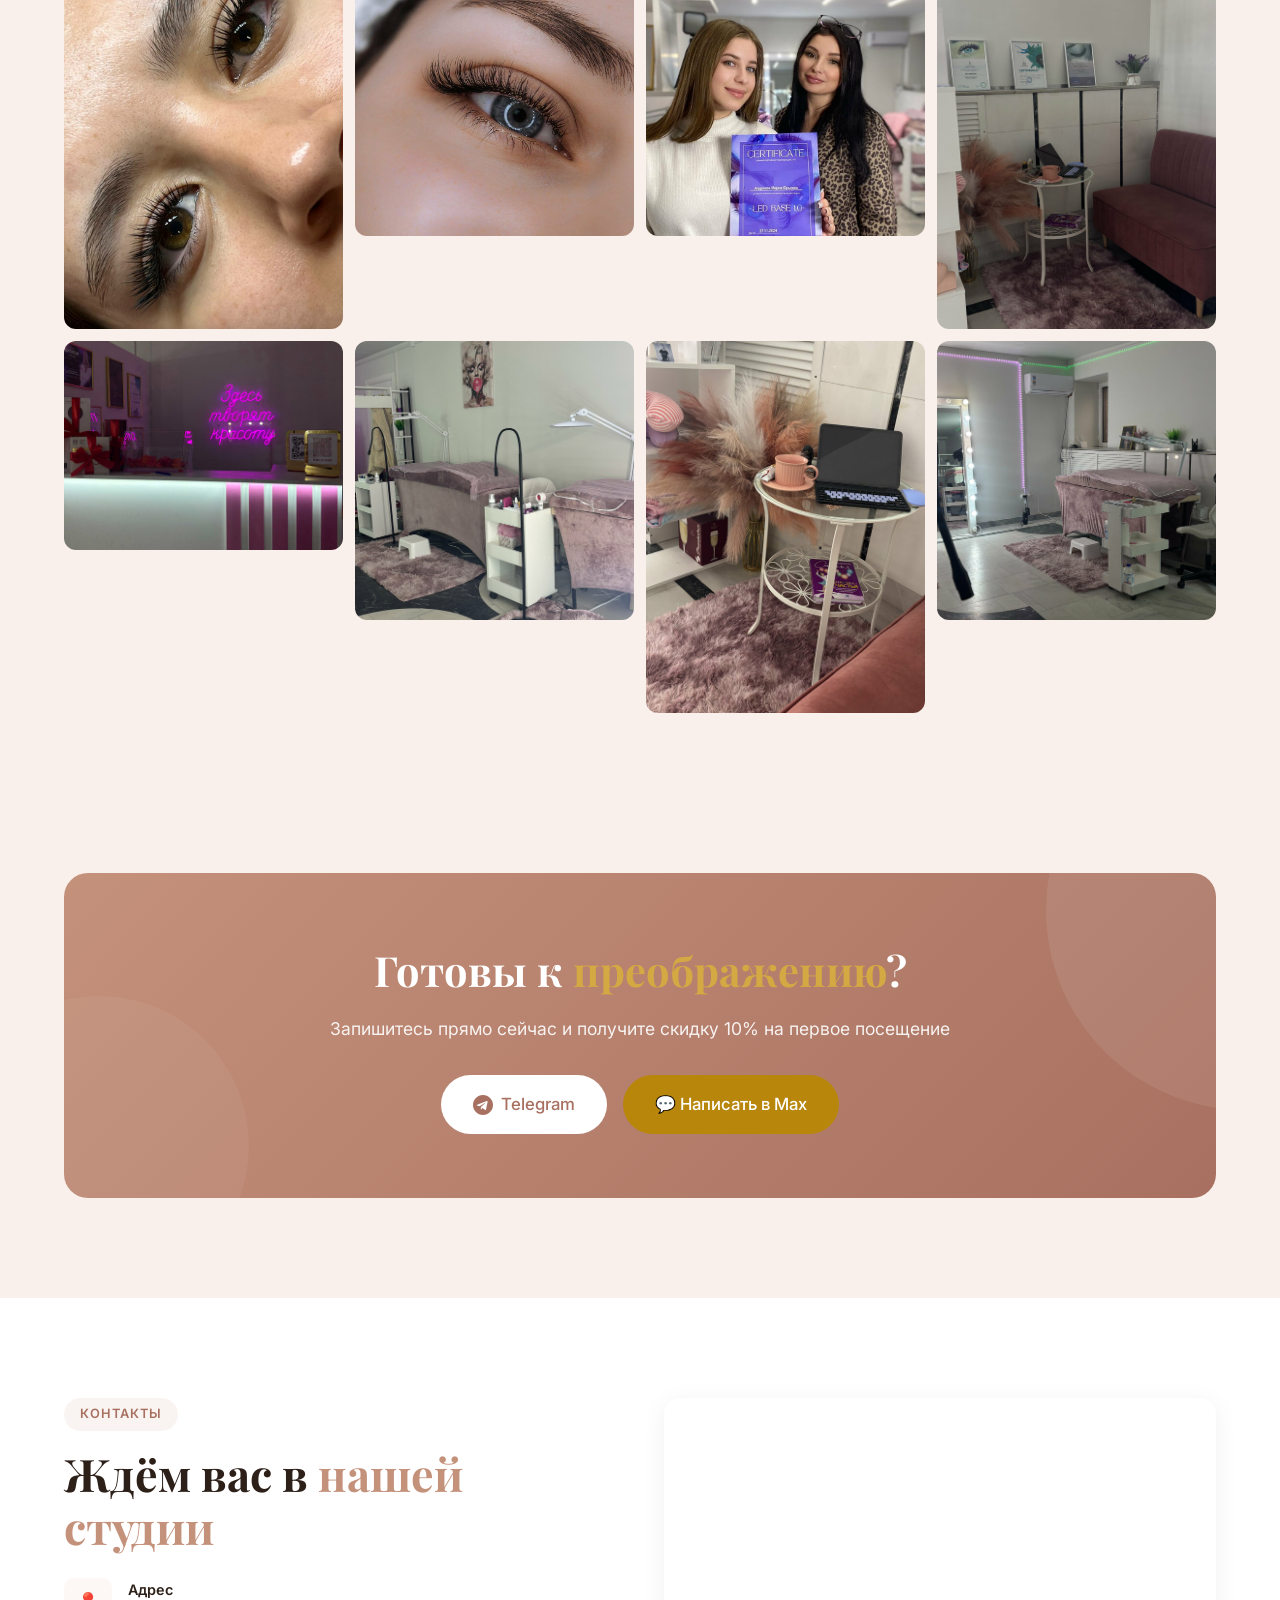
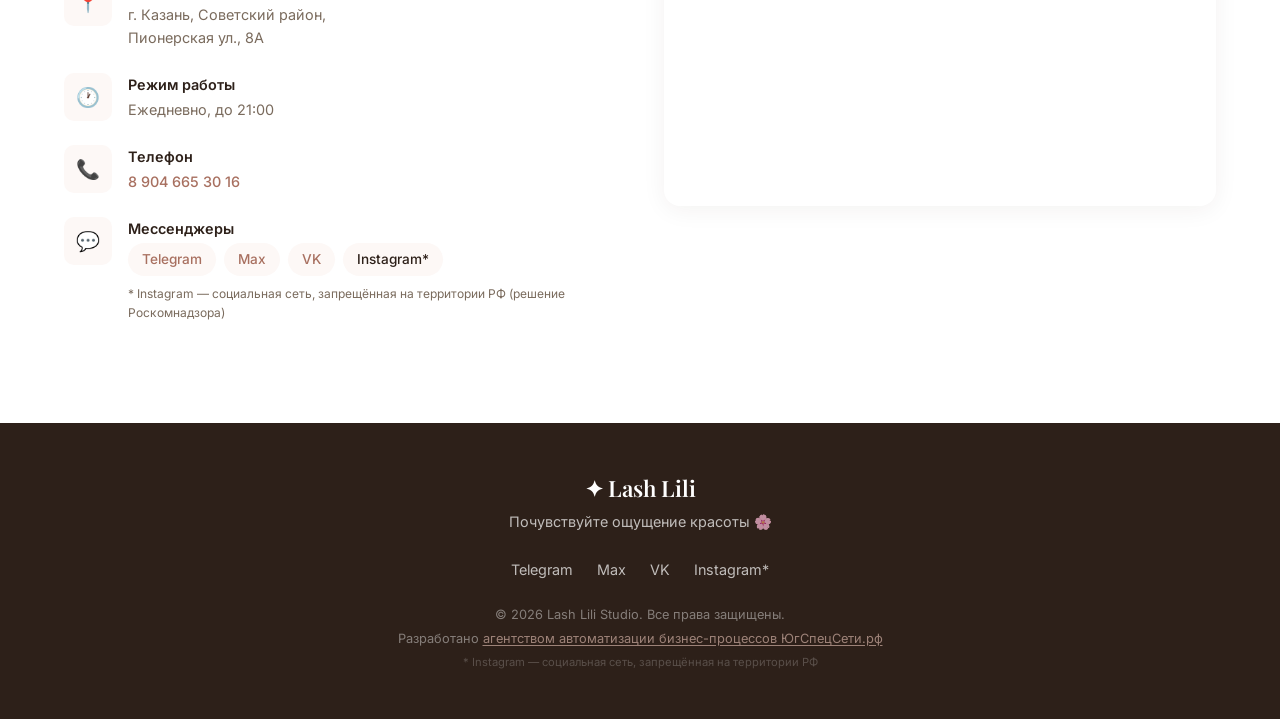
<file: site/index.html>
<!DOCTYPE html>
<html lang="ru">
<head>
  <meta charset="UTF-8">
  <meta name="viewport" content="width=device-width, initial-scale=1.0">
  <title>Lash Lili — Студия ресниц и бровей в Казани</title>
  <meta name="description" content="Студия наращивания ресниц и оформления бровей в Казани. VIP-мастера, LED-технология, 30+ эффектов. Запишитесь онлайн!">
  <link rel="preconnect" href="https://fonts.googleapis.com">
  <link rel="preconnect" href="https://fonts.gstatic.com" crossorigin>
  <link href="https://fonts.googleapis.com/css2?family=Playfair+Display:ital,wght@0,400;0,600;0,700;1,400&family=Inter:wght@300;400;500;600&display=swap" rel="stylesheet">
  <link rel="stylesheet" href="style.css">
  <link rel="icon" href="data:image/svg+xml,<svg xmlns='http://www.w3.org/2000/svg' viewBox='0 0 100 100'><text y='.9em' font-size='90'>🌸</text></svg>">
</head>
<body>

  <!-- Навигация -->
  <nav class="nav" id="nav">
    <div class="nav__inner">
      <a href="#" class="nav__logo">
        <span class="nav__logo-icon">✦</span>
        <span class="nav__logo-text">Lash Lili</span>
      </a>
      <div class="nav__links" id="navLinks">
        <a href="#about" class="nav__link">О студии</a>
        <a href="#services" class="nav__link">Услуги</a>
        <a href="#price" class="nav__link">Прайс</a>
        <a href="#masters" class="nav__link">Мастера</a>
        <a href="#reviews" class="nav__link">Отзывы</a>
        <a href="#contacts" class="nav__link">Контакты</a>
      </div>
      <a href="https://telegram.me/ssn_beautybot" target="_blank" class="nav__cta">Записаться</a>
      <button class="nav__burger" id="burger" aria-label="Меню">
        <span></span><span></span><span></span>
      </button>
    </div>
  </nav>

  <!-- Мобильное меню -->
  <div class="mobile-menu" id="mobileMenu">
    <div class="mobile-menu__inner">
      <a href="#about" class="mobile-menu__link">О студии</a>
      <a href="#services" class="mobile-menu__link">Услуги</a>
      <a href="#price" class="mobile-menu__link">Прайс</a>
      <a href="#masters" class="mobile-menu__link">Мастера</a>
      <a href="#reviews" class="mobile-menu__link">Отзывы</a>
      <a href="#contacts" class="mobile-menu__link">Контакты</a>
      <div class="mobile-menu__ctas">
        <a href="https://telegram.me/ssn_beautybot" target="_blank" class="btn btn--primary">💬 Telegram</a>
        <a href="https://max.ru/id910614084910_3_bot" target="_blank" class="btn btn--secondary">💬 Max</a>
      </div>
    </div>
  </div>

  <!-- Hero -->
  <section class="hero">
    <div class="hero__bg"></div>
    <div class="hero__content">
      <p class="hero__badge">✦ VIP-мастера Казани ✦</p>
      <h1 class="hero__title">
        Красота — это искусство,<br>
        а мы — ваши художники<br>
        <span class="hero__title-accent">взгляда</span>
      </h1>
      <p class="hero__subtitle">Студия наращивания ресниц и оформления бровей.<br>LED-технология · 30+ эффектов · Рейтинг 4.9 ⭐</p>
      <div class="hero__buttons">
        <a href="https://telegram.me/ssn_beautybot" target="_blank" class="btn btn--primary btn--lg">
          <svg class="btn__icon" viewBox="0 0 24 24" fill="currentColor"><path d="M12 0C5.373 0 0 5.373 0 12s5.373 12 12 12 12-5.373 12-12S18.627 0 12 0zm5.562 8.161l-1.97 9.28c-.146.658-.537.818-1.084.508l-3-2.21-1.446 1.394c-.14.14-.357.263-.727.263l.213-3.054 5.56-5.022c.24-.213-.054-.334-.373-.121l-6.869 4.326-2.96-.924c-.64-.203-.658-.64.135-.954l11.566-4.458c.538-.196 1.006.128.832.941z"/></svg>
          Telegram
        </a>
        <a href="https://max.ru/id910614084910_3_bot" target="_blank" class="btn btn--secondary btn--lg">
          💬 Написать в Max
        </a>
      </div>
      <div class="hero__stats">
        <div class="hero__stat">
          <span class="hero__stat-number">243+</span>
          <span class="hero__stat-label">отзыва</span>
        </div>
        <div class="hero__stat">
          <span class="hero__stat-number">4.9</span>
          <span class="hero__stat-label">рейтинг</span>
        </div>
        <div class="hero__stat">
          <span class="hero__stat-number">30+</span>
          <span class="hero__stat-label">эффектов</span>
        </div>
        <div class="hero__stat">
          <span class="hero__stat-number">5+</span>
          <span class="hero__stat-label">лет опыта</span>
        </div>
      </div>
    </div>
    <div class="hero__scroll">
      <span>Листайте вниз</span>
      <div class="hero__scroll-line"></div>
    </div>
  </section>

  <!-- О студии -->
  <section class="about" id="about">
    <div class="container">
      <div class="about__grid">
        <div class="about__text">
          <p class="section__badge">О студии</p>
          <h2 class="section__title">Почувствуйте ощущение <span class="accent">красоты</span></h2>
          <p class="about__description">
            Lash Lili — это студия, где каждый визит становится событием.
            Мы создаём образ, который подчёркивает вашу индивидуальность.
          </p>
          <div class="about__features">
            <div class="about__feature">
              <div class="about__feature-icon">💎</div>
              <div>
                <h3>VIP-мастера</h3>
                <p>Опыт от 5 лет, профессиональная косметика</p>
              </div>
            </div>
            <div class="about__feature">
              <div class="about__feature-icon">✨</div>
              <div>
                <h3>LED-технология</h3>
                <p>Новейший метод наращивания ресниц</p>
              </div>
            </div>
            <div class="about__feature">
              <div class="about__feature-icon">🧖‍♀️</div>
              <div>
                <h3>Уютная атмосфера</h3>
                <p>Тапочки, плед, чай и спокойная музыка</p>
              </div>
            </div>
            <div class="about__feature">
              <div class="about__feature-icon">🎓</div>
              <div>
                <h3>Обучение</h3>
                <p>Курсы наращивания для начинающих и мастеров</p>
              </div>
            </div>
          </div>
        </div>
        <div class="about__visual">
          <div class="slideshow">
            <img src="assets/studio-1.webp" alt="Студия Lash Lili" class="slideshow__slide" loading="eager">
            <img src="assets/studio-2.jpg" alt="Студия Lash Lili — интерьер" class="slideshow__slide" loading="lazy">
            <img src="assets/studio-3.jpg" alt="Студия Lash Lili — работы" class="slideshow__slide" loading="lazy">
            <img src="assets/studio-4.jpg" alt="Студия Lash Lili — атмосфера" class="slideshow__slide" loading="lazy">
            <img src="assets/studio-5.jpg" alt="Студия Lash Lili — результат" class="slideshow__slide" loading="lazy">
          </div>
          <div class="about__stats-row">
            <div class="about__card">
              <span class="about__card-number">30+</span>
              <span class="about__card-text">эффектов</span>
            </div>
            <div class="about__card">
              <span class="about__card-number">243</span>
              <span class="about__card-text">отзыва</span>
            </div>
            <div class="about__card">
              <span class="about__card-number">5</span>
              <span class="about__card-text">мастеров</span>
            </div>
          </div>
        </div>
      </div>
    </div>
  </section>

  <!-- Услуги -->
  <section class="services" id="services">
    <div class="container">
      <p class="section__badge section__badge--center">Наши услуги</p>
      <h2 class="section__title section__title--center">Выберите свой <span class="accent">идеальный</span> образ</h2>
      <div class="services__tabs">
        <button class="services__tab services__tab--active" data-tab="lashes">Ресницы</button>
        <button class="services__tab" data-tab="led">LED</button>
        <button class="services__tab" data-tab="effects">Эффекты</button>
        <button class="services__tab" data-tab="brows">Брови</button>
        <button class="services__tab" data-tab="nails">Маникюр</button>
        <button class="services__tab" data-tab="training">Обучение</button>
      </div>
      <div class="services__content">
        <!-- Ресницы -->
        <div class="services__panel services__panel--active" id="panel-lashes">
          <div class="services__cards">
            <div class="service-card">
              <div class="service-card__header">
                <h3>Наращивание 1,5D</h3>
                <span class="service-card__price">от 2 600 ₽</span>
              </div>
              <p class="service-card__time">⏱ 1.5 часа</p>
              <p class="service-card__desc">Натуральный объём для естественного взгляда</p>
              <p class="service-card__master">Рекомендация: любой мастер</p>
            </div>
            <div class="service-card service-card--hit">
              <div class="service-card__badge">Хит</div>
              <div class="service-card__header">
                <h3>2D Мокрый эффект</h3>
                <span class="service-card__price">2 600 ₽</span>
              </div>
              <p class="service-card__time">⏱ 2 часа</p>
              <p class="service-card__desc">Сочный, выразительный взгляд как после душа</p>
              <p class="service-card__master">Рекомендация: Альбина</p>
            </div>
            <div class="service-card">
              <div class="service-card__header">
                <h3>Наращивание 3D</h3>
                <span class="service-card__price">2 700 ₽</span>
              </div>
              <p class="service-card__time">⏱ 2 часа</p>
              <p class="service-card__desc">Выразительный объём для особых случаев</p>
              <p class="service-card__master">Рекомендация: Анна</p>
            </div>
            <div class="service-card">
              <div class="service-card__header">
                <h3>Наращивание 4D</h3>
                <span class="service-card__price">3 000 ₽</span>
              </div>
              <p class="service-card__time">⏱ 2 часа</p>
              <p class="service-card__desc">Максимальная густота и объём</p>
              <p class="service-card__master">Рекомендация: Виктория</p>
            </div>
            <div class="service-card">
              <div class="service-card__header">
                <h3>Наращивание уголков</h3>
                <span class="service-card__price">1 900 ₽</span>
              </div>
              <p class="service-card__time">⏱ 1 час</p>
              <p class="service-card__desc">Акцент на внешних уголках глаз</p>
              <p class="service-card__master">Рекомендация: любой мастер</p>
            </div>
            <div class="service-card">
              <div class="service-card__header">
                <h3>Нижние ресницы</h3>
                <span class="service-card__price">от 900 ₽</span>
              </div>
              <p class="service-card__time">⏱ 1 час</p>
              <p class="service-card__desc">Дополнение к верхним для полного образа</p>
              <p class="service-card__master">Рекомендация: любой мастер</p>
            </div>
          </div>
        </div>
        <!-- LED -->
        <div class="services__panel" id="panel-led">
          <div class="services__cards">
            <div class="service-card service-card--hit">
              <div class="service-card__badge">LED</div>
              <div class="service-card__header">
                <h3>LED Классика</h3>
                <span class="service-card__price">2 700 ₽</span>
              </div>
              <p class="service-card__time">⏱ 1.5 часа</p>
              <p class="service-card__desc">Новейшая LED-технология наращивания</p>
              <p class="service-card__master">Рекомендация: Виктория</p>
            </div>
            <div class="service-card">
              <div class="service-card__header">
                <h3>LED 2D</h3>
                <span class="service-card__price">2 800 ₽</span>
              </div>
              <p class="service-card__time">⏱ 2 часа</p>
              <p class="service-card__desc">Двойной объём с LED-эффектом</p>
              <p class="service-card__master">Рекомендация: Виктория</p>
            </div>
            <div class="service-card service-card--hit">
              <div class="service-card__badge">Популярно</div>
              <div class="service-card__header">
                <h3>LED 3D</h3>
                <span class="service-card__price">от 2 900 ₽</span>
              </div>
              <p class="service-card__time">⏱ 2 часа</p>
              <p class="service-card__desc">Тройной объём с невероятным блеском</p>
              <p class="service-card__master">Рекомендация: Виктория</p>
            </div>
            <div class="service-card">
              <div class="service-card__header">
                <h3>LED 4D</h3>
                <span class="service-card__price">от 3 200 ₽</span>
              </div>
              <p class="service-card__time">⏱ 2 часа</p>
              <p class="service-card__desc">Четырёхмерный объём для максимального эффекта</p>
              <p class="service-card__master">Рекомендация: Виктория</p>
            </div>
            <div class="service-card">
              <div class="service-card__header">
                <h3>LED 5D</h3>
                <span class="service-card__price">от 3 400 ₽</span>
              </div>
              <p class="service-card__time">⏱ 2 часа</p>
              <p class="service-card__desc">Пятый уровень объёма — для смелых</p>
              <p class="service-card__master">Рекомендация: Виктория</p>
            </div>
            <div class="service-card">
              <div class="service-card__header">
                <h3>Скоростное LED</h3>
                <span class="service-card__price">от 2 900 ₽</span>
              </div>
              <p class="service-card__time">⏱ 1 час</p>
              <p class="service-card__desc">Быстрое наращивание за 60 минут</p>
              <p class="service-card__master">Рекомендация: Виктория</p>
            </div>
          </div>
        </div>
        <!-- Эффекты -->
        <div class="services__panel" id="panel-effects">
          <div class="services__cards">
            <div class="service-card service-card--hit">
              <div class="service-card__badge">Тренд</div>
              <div class="service-card__header">
                <h3>Эффект Аниме</h3>
                <span class="service-card__price">2 800 ₽</span>
              </div>
              <p class="service-card__time">⏱ 2 часа</p>
              <p class="service-card__desc">Длинные ресницы в стиле аниме-девочек</p>
              <p class="service-card__master">Рекомендация: Виктория</p>
            </div>
            <div class="service-card">
              <div class="service-card__header">
                <h3>Эффект Голливуд</h3>
                <span class="service-card__price">3 400 ₽</span>
              </div>
              <p class="service-card__time">⏱ 2 часа</p>
              <p class="service-card__desc">Роскошные ресницы как у звёзд Голливуда</p>
              <p class="service-card__master">Рекомендация: Виктория</p>
            </div>
            <div class="service-card">
              <div class="service-card__header">
                <h3>2D Лучи</h3>
                <span class="service-card__price">от 2 800 ₽</span>
              </div>
              <p class="service-card__time">⏱ 2 часа</p>
              <p class="service-card__desc">Светящиеся лучики в уголках глаз</p>
              <p class="service-card__master">Рекомендация: Виктория</p>
            </div>
            <div class="service-card">
              <div class="service-card__header">
                <h3>Скоростное 2D мокрый LED</h3>
                <span class="service-card__price">3 000 ₽</span>
              </div>
              <p class="service-card__time">⏱ 1 час</p>
              <p class="service-card__desc">Мокрый эффект за 60 минут</p>
              <p class="service-card__master">Рекомендация: Виктория</p>
            </div>
            <div class="service-card">
              <div class="service-card__header">
                <h3>Цветные ресницы</h3>
                <span class="service-card__price">от 100 ₽</span>
              </div>
              <p class="service-card__time">⏱ 15 мин</p>
              <p class="service-card__desc">Яркие акценты на уголках</p>
              <p class="service-card__master">Рекомендация: любой мастер</p>
            </div>
            <div class="service-card">
              <div class="service-card__header">
                <h3>Выбор на месте</h3>
                <span class="service-card__price">от 2 500 ₽</span>
              </div>
              <p class="service-card__time">⏱ 2 часа</p>
              <p class="service-card__desc">Мастер подберёт идеальный эффект для вас</p>
              <p class="service-card__master">Рекомендация: Альбина</p>
            </div>
          </div>
        </div>
        <!-- Брови -->
        <div class="services__panel" id="panel-brows">
          <div class="services__cards">
            <div class="service-card service-card--hit">
              <div class="service-card__badge">Хит</div>
              <div class="service-card__header">
                <h3>Ламинирование бровей</h3>
                <span class="service-card__price">по запросу</span>
              </div>
              <p class="service-card__time">⏱ ~1 час</p>
              <p class="service-card__desc">Идеальная форма на 4-6 недель</p>
              <p class="service-card__master">Рекомендация: Альбина</p>
            </div>
            <div class="service-card">
              <div class="service-card__header">
                <h3>Окрашивание бровей</h3>
                <span class="service-card__price">по запросу</span>
              </div>
              <p class="service-card__time">⏱ ~30 мин</p>
              <p class="service-card__desc">Подберём идеальный оттенок</p>
              <p class="service-card__master">Рекомендация: Альбина</p>
            </div>
            <div class="service-card">
              <div class="service-card__header">
                <h3>Коррекция бровей</h3>
                <span class="service-card__price">по запросу</span>
              </div>
              <p class="service-card__time">⏱ ~30 мин</p>
              <p class="service-card__desc">Поддержание идеальной формы</p>
              <p class="service-card__master">Рекомендация: Альбина</p>
            </div>
          </div>
        </div>
        <!-- Маникюр -->
        <div class="services__panel" id="panel-nails">
          <div class="services__cards">
            <div class="service-card service-card--hit">
              <div class="service-card__badge">Популярно</div>
              <div class="service-card__header">
                <h3>Маникюр + гель-лак</h3>
                <span class="service-card__price">1 699 ₽</span>
              </div>
              <p class="service-card__time">⏱ 2.2 часа</p>
              <p class="service-card__desc">Полное покрытие со снятием старого</p>
              <p class="service-card__master">Рекомендация: Полина</p>
            </div>
            <div class="service-card">
              <div class="service-card__header">
                <h3>Маникюр без снятия</h3>
                <span class="service-card__price">1 499 ₽</span>
              </div>
              <p class="service-card__time">⏱ 1.5 часа</p>
              <p class="service-card__desc">Покрытие без удаления старого лака</p>
              <p class="service-card__master">Рекомендация: Полина</p>
            </div>
            <div class="service-card">
              <div class="service-card__header">
                <h3>Наращивание ногтей</h3>
                <span class="service-card__price">от 1 900 ₽</span>
              </div>
              <p class="service-card__time">⏱ 2-3 часа</p>
              <p class="service-card__desc">Длина 1-7, любая форма</p>
              <p class="service-card__master">Рекомендация: Аделина</p>
            </div>
            <div class="service-card">
              <div class="service-card__header">
                <h3>Коррекция ногтей</h3>
                <span class="service-card__price">1 800 ₽</span>
              </div>
              <p class="service-card__time">⏱ 1.5 часа</p>
              <p class="service-card__desc">Поддержание идеальной формы</p>
              <p class="service-card__master">Рекомендация: Полина</p>
            </div>
            <div class="service-card">
              <div class="service-card__header">
                <h3>Педикюр</h3>
                <span class="service-card__price">800 ₽</span>
              </div>
              <p class="service-card__time">⏱ 1 час</p>
              <p class="service-card__desc">Модельный педикюр</p>
              <p class="service-card__master">Рекомендация: любой мастер</p>
            </div>
          </div>
        </div>
        <!-- Обучение -->
        <div class="services__panel" id="panel-training">
          <div class="services__cards">
            <div class="service-card">
              <div class="service-card__header">
                <h3>Базовое обучение</h3>
                <span class="service-card__price">6 000 ₽</span>
              </div>
              <p class="service-card__time">⏱ 5 часов</p>
              <p class="service-card__desc">Наращивание ресниц с нуля. Практика на моделях</p>
              <p class="service-card__master">Рекомендация: Лилия (руководитель)</p>
            </div>
            <div class="service-card service-card--hit">
              <div class="service-card__badge">Популярно</div>
              <div class="service-card__header">
                <h3>LED обучение</h3>
                <span class="service-card__price">8 900 ₽</span>
              </div>
              <p class="service-card__time">⏱ 6 часов</p>
              <p class="service-card__desc">Повышение квалификации в LED-технологии</p>
              <p class="service-card__master">Рекомендация: Лилия (руководитель)</p>
            </div>
            <div class="service-card">
              <div class="service-card__header">
                <h3>LED полное обучение</h3>
                <span class="service-card__price">12 500 ₽</span>
              </div>
              <p class="service-card__time">⏱ 5 часов</p>
              <p class="service-card__desc">Полный курс LED-наращивания</p>
              <p class="service-card__master">Рекомендация: Лилия (руководитель)</p>
            </div>
            <div class="service-card service-card--premium">
              <div class="service-card__badge">Премиум</div>
              <div class="service-card__header">
                <h3>Наставничество</h3>
                <span class="service-card__price">50 000 ₽</span>
              </div>
              <p class="service-card__time">⏱ 1 месяц</p>
              <p class="service-card__desc">Индивидуальное обучение под руководством Лилии</p>
              <p class="service-card__master">Рекомендация: Лилия (руководитель)</p>
            </div>
          </div>
        </div>
      </div>
    </div>
  </section>

  <!-- Прайс -->
  <section class="price" id="price">
    <div class="container">
      <p class="section__badge section__badge--center">Прайс-лист</p>
      <h2 class="section__title section__title--center">Честные цены <span class="accent">без сюрпризов</span></h2>
      <p class="price__note">Цены «от» — стартовая стоимость. Точную стоимость озвучивает мастер после осмотра.</p>

      <div class="price__categories">
        <button class="price__cat price__cat--active" data-cat="lashes">Ресницы</button>
        <button class="price__cat" data-cat="led">LED</button>
        <button class="price__cat" data-cat="effects">Эффекты</button>
        <button class="price__cat" data-cat="correction">Коррекция</button>
        <button class="price__cat" data-cat="nails">Маникюр</button>
        <button class="price__cat" data-cat="training">Обучение</button>
      </div>

      <div class="price__table-wrapper">
        <table class="price__table" id="priceTable">
          <thead>
            <tr>
              <th>Услуга</th>
              <th>Цена</th>
              <th>Время</th>
              <th class="price__table-master">Мастер</th>
            </tr>
          </thead>
          <tbody id="priceBody">
            <!-- JS заполнит -->
          </tbody>
        </table>
      </div>

      <div class="price__cta">
        <p>Не нашли нужную услугу?</p>
        <div class="hero__buttons">
          <a href="https://telegram.me/ssn_beautybot" target="_blank" class="btn btn--primary">💬 Спросите в Telegram</a>
          <a href="https://max.ru/id910614084910_3_bot" target="_blank" class="btn btn--secondary">💬 Спросите в Max</a>
        </div>
      </div>
    </div>
  </section>

  <!-- Мастера -->
  <section class="masters" id="masters">
    <div class="container">
      <p class="section__badge section__badge--center">Наша команда</p>
      <h2 class="section__title section__title--center">Ваши <span class="accent">VIP-мастера</span></h2>
      <div class="masters__grid">
        <div class="master-card">
          <div class="master-card__avatar">А</div>
          <h3 class="master-card__name">Альбина</h3>
          <p class="master-card__spec">Наращивание ресниц, ламинирование, брови</p>
          <p class="master-card__review">«Качество на высоте, очень довольна!»</p>
        </div>
        <div class="master-card">
          <div class="master-card__avatar">В</div>
          <h3 class="master-card__name">Виктория</h3>
          <p class="master-card__spec">Наращивание ресниц, эффект анимэ, LED</p>
          <p class="master-card__review">«Результат превзошёл ожидания»</p>
        </div>
        <div class="master-card master-card--featured">
          <div class="master-card__avatar master-card__avatar--gold">Л</div>
          <h3 class="master-card__name">Лилия</h3>
          <p class="master-card__role">Руководитель, VIP-мастер</p>
          <p class="master-card__spec">Обучение, сложные случаи</p>
          <p class="master-card__review">«Все выпускники рекомендуют нас на 100%»</p>
        </div>
        <div class="master-card">
          <div class="master-card__avatar">П</div>
          <h3 class="master-card__name">Полина</h3>
          <p class="master-card__spec">Ресницы, ламинирование, маникюр</p>
          <p class="master-card__review">«Чуткая девушка, все пожелания учла»</p>
        </div>
        <div class="master-card">
          <div class="master-card__avatar">А</div>
          <h3 class="master-card__name">Аделина</h3>
          <p class="master-card__spec">Наращивание ресниц, маникюр</p>
          <p class="master-card__review">«Быстро, качественно, красиво»</p>
        </div>
      </div>
    </div>
  </section>

  <!-- Отзывы -->
  <section class="reviews" id="reviews">
    <div class="container">
      <p class="section__badge section__badge--center">Отзывы</p>
      <h2 class="section__title section__title--center">Что говорят наши <span class="accent">клиенты</span></h2>
      <div class="reviews__rating">
        <span class="reviews__rating-number">4.9</span>
        <span class="reviews__rating-stars">⭐⭐⭐⭐⭐</span>
        <span class="reviews__rating-count">243 отзыва в VK</span>
      </div>
      <div class="reviews__grid">
        <div class="review-card">
          <div class="review-card__stars">⭐⭐⭐⭐⭐</div>
          <p class="review-card__text">«Ресницы не отвалились, аккуратно и натурально. Результат превзошёл ожидания! Обязательно вернусь 💗»</p>
          <p class="review-card__author">— Отзыв из VK</p>
        </div>
        <div class="review-card">
          <div class="review-card__stars">⭐⭐⭐⭐⭐</div>
          <p class="review-card__text">«Уютная атмосфера, тапочки, плед, чай. Мастер учла все пожелания, подобрала нужный объём 🌸»</p>
          <p class="review-card__author">— Отзыв из VK</p>
        </div>
        <div class="review-card">
          <div class="review-card__stars">⭐⭐⭐⭐⭐</div>
          <p class="review-card__text">«Быстро и качественно! С такими приятными ценами — выгодно. Рекомендую всем подругам 🫶»</p>
          <p class="review-card__author">— Отзыв из VK</p>
        </div>
      </div>
      <div class="reviews__more">
        <a href="https://vk.com/lash_lili_studio" target="_blank" class="btn btn--outline">Читать все отзывы в VK →</a>
      </div>
    </div>
  </section>

  <!-- Наши работы -->
  <section class="gallery" id="gallery">
    <div class="container">
      <p class="section__badge section__badge--center">Наши работы</p>
      <h2 class="section__title section__title--center">Результаты наших <span class="accent">мастеров</span></h2>
      <div class="gallery__grid">
        <img src="assets/work-01.jpg" alt="Работа мастера" loading="lazy">
        <img src="assets/work-02.jpg" alt="Работа мастера" loading="lazy">
        <img src="assets/work-03.jpg" alt="Работа мастера" loading="lazy">
        <img src="assets/work-04.jpg" alt="Работа мастера" loading="lazy">
        <img src="assets/work-05.jpg" alt="Работа мастера" loading="lazy">
        <img src="assets/work-06.jpg" alt="Работа мастера" loading="lazy">
        <img src="assets/work-07.jpg" alt="Работа мастера" loading="lazy">
        <img src="assets/work-08.jpg" alt="Работа мастера" loading="lazy">
        <img src="assets/work-09.jpg" alt="Работа мастера" loading="lazy">
        <img src="assets/work-10.jpg" alt="Работа мастера" loading="lazy">
        <img src="assets/work-11.jpg" alt="Работа мастера" loading="lazy">
        <img src="assets/work-12.jpg" alt="Работа мастера" loading="lazy">
        <img src="assets/work-13.jpg" alt="Работа мастера" loading="lazy">
        <img src="assets/work-14.jpg" alt="Работа мастера" loading="lazy">
        <img src="assets/work-15.jpg" alt="Работа мастера" loading="lazy">
        <img src="assets/work-16.jpg" alt="Работа мастера" loading="lazy">
        <img src="assets/work-17.jpg" alt="Работа мастера" loading="lazy">
        <img src="assets/work-18.jpg" alt="Работа мастера" loading="lazy">
        <img src="assets/work-19.jpg" alt="Работа мастера" loading="lazy">
        <img src="assets/work-20.jpg" alt="Работа мастера" loading="lazy">
      </div>
    </div>
  </section>

  <!-- CTA -->
  <section class="cta">
    <div class="container">
      <div class="cta__inner">
        <h2 class="cta__title">Готовы к <span class="accent">преображению</span>?</h2>
        <p class="cta__subtitle">Запишитесь прямо сейчас и получите скидку 10% на первое посещение</p>
        <div class="cta__buttons">
          <a href="https://telegram.me/ssn_beautybot" target="_blank" class="btn btn--primary btn--lg">
            <svg class="btn__icon" viewBox="0 0 24 24" fill="currentColor"><path d="M12 0C5.373 0 0 5.373 0 12s5.373 12 12 12 12-5.373 12-12S18.627 0 12 0zm5.562 8.161l-1.97 9.28c-.146.658-.537.818-1.084.508l-3-2.21-1.446 1.394c-.14.14-.357.263-.727.263l.213-3.054 5.56-5.022c.24-.213-.054-.334-.373-.121l-6.869 4.326-2.96-.924c-.64-.203-.658-.64.135-.954l11.566-4.458c.538-.196 1.006.128.832.941z"/></svg>
            Telegram
          </a>
          <a href="https://max.ru/id910614084910_3_bot" target="_blank" class="btn btn--secondary btn--lg">💬 Написать в Max</a>
        </div>
      </div>
    </div>
  </section>

  <!-- Контакты -->
  <section class="contacts" id="contacts">
    <div class="container">
      <div class="contacts__grid">
        <div class="contacts__info">
          <p class="section__badge">Контакты</p>
          <h2 class="section__title">Ждём вас в <span class="accent">нашей студии</span></h2>
          <div class="contacts__items">
            <div class="contacts__item">
              <span class="contacts__item-icon">📍</span>
              <div>
                <h3>Адрес</h3>
                <p>г. Казань, Советский район,<br>Пионерская ул., 8А</p>
              </div>
            </div>
            <div class="contacts__item">
              <span class="contacts__item-icon">🕐</span>
              <div>
                <h3>Режим работы</h3>
                <p>Ежедневно, до 21:00</p>
              </div>
            </div>
            <div class="contacts__item">
              <span class="contacts__item-icon">📞</span>
              <div>
                <h3>Телефон</h3>
                <p><a href="tel:+79046653016">8 904 665 30 16</a></p>
              </div>
            </div>
            <div class="contacts__item">
              <span class="contacts__item-icon">💬</span>
              <div>
                <h3>Мессенджеры</h3>
                <div class="contacts__socials">
                  <a href="https://telegram.me/ssn_beautybot" target="_blank" class="contacts__social">Telegram</a>
                  <a href="https://max.ru/id910614084910_3_bot" target="_blank" class="contacts__social">Max</a>
                  <a href="https://vk.com/lash_lili_studio" target="_blank" class="contacts__social">VK</a>
                  <span class="contacts__social">Instagram*</span>
                </div>
                <p style="font-size:0.75rem; color:var(--text-muted); margin-top:8px;">* Instagram — социальная сеть, запрещённая на территории РФ (решение Роскомнадзора)</p>
              </div>
            </div>
          </div>
        </div>
        <div class="contacts__map">
          <iframe
            src="https://yandex.ru/map-widget/v1/?z=16&ll=49.083898%2C55.790000&pt=49.083898%2C55.790000%2Cpm2rdm&lang=ru_RU"
            width="100%"
            height="400"
            style="border:0; border-radius: 16px;"
            allowfullscreen=""
            loading="lazy">
          </iframe>
        </div>
      </div>
    </div>
  </section>

  <!-- Footer -->
  <footer class="footer">
    <div class="container">
      <div class="footer__inner">
        <div class="footer__brand">
          <span class="footer__logo">✦ Lash Lili</span>
          <p class="footer__tagline">Почувствуйте ощущение красоты 🌸</p>
        </div>
        <div class="footer__links">
          <a href="https://telegram.me/ssn_beautybot" target="_blank" class="footer__link">Telegram</a>
          <a href="https://max.ru/id910614084910_3_bot" target="_blank" class="footer__link">Max</a>
          <a href="https://vk.com/lash_lili_studio" target="_blank" class="footer__link">VK</a>
          <span class="footer__link">Instagram*</span>
        </div>
        <div class="footer__copy">
          <p>© 2026 Lash Lili Studio. Все права защищены.</p>
          <p class="footer__dev">Разработано <a href="https://югспецсети.рф" target="_blank">агентством автоматизации бизнес-процессов ЮгСпецСети.рф</a></p>
          <p style="font-size:0.7rem; opacity:0.5; margin-top:4px;">* Instagram — социальная сеть, запрещённая на территории РФ</p>
        </div>
      </div>
    </div>
  </footer>

  <!-- Floating CTA -->
  <div class="floating" id="floating">
    <a href="https://max.ru/id910614084910_3_bot" target="_blank" class="floating__btn floating__btn--max" aria-label="Написать в Max">
      <span style="font-size:22px; font-weight:700; line-height:1;">M</span>
      <span class="floating__pulse"></span>
    </a>
    <a href="https://telegram.me/ssn_beautybot" target="_blank" class="floating__btn" aria-label="Написать в Telegram">
      <svg viewBox="0 0 24 24" fill="currentColor" width="28" height="28"><path d="M12 0C5.373 0 0 5.373 0 12s5.373 12 12 12 12-5.373 12-12S18.627 0 12 0zm5.562 8.161l-1.97 9.28c-.146.658-.537.818-1.084.508l-3-2.21-1.446 1.394c-.14.14-.357.263-.727.263l.213-3.054 5.56-5.022c.24-.213-.054-.334-.373-.121l-6.869 4.326-2.96-.924c-.64-.203-.658-.64.135-.954l11.566-4.458c.538-.196 1.006.128.832.941z"/></svg>
      <span class="floating__pulse"></span>
    </a>
  </div>

  <script src="script.js"></script>
</body>
</html>
</file>
<file: docs/style.css>
/* ============================================
   LASH LILI — Design System
   Direction: Luxury Organic
   ============================================ */

:root {
  --primary: #C4917B;
  --primary-light: #E8C4B8;
  --primary-dark: #A87060;
  --accent: #B8860B;
  --accent-light: #D4A843;
  --gold: #C9A84C;
  --bg: #FDF8F6;
  --bg-alt: #FAF0EB;
  --text: #2D2019;
  --text-muted: #7A6B5D;
  --white: #FFFFFF;
  --border: rgba(196, 145, 123, 0.15);
  --shadow: 0 4px 24px rgba(45, 32, 25, 0.06);
  --shadow-lg: 0 12px 48px rgba(45, 32, 25, 0.1);
  --radius: 16px;
  --radius-sm: 10px;
  --radius-full: 999px;
  --transition: 0.3s cubic-bezier(0.4, 0, 0.2, 1);
  --font-display: 'Playfair Display', Georgia, serif;
  --font-body: 'Inter', -apple-system, sans-serif;
}

/* Reset */
*, *::before, *::after { box-sizing: border-box; margin: 0; padding: 0; }
html { scroll-behavior: smooth; scroll-padding-top: 80px; overflow-x: clip; }
body {
  font-family: var(--font-body);
  color: var(--text);
  background: var(--bg);
  line-height: 1.6;
  -webkit-font-smoothing: antialiased;
}
a { color: inherit; text-decoration: none; }
img { max-width: 100%; display: block; }
button { cursor: pointer; border: none; background: none; font-family: inherit; }

/* Container */
.container {
  width: 100%;
  max-width: 1200px;
  margin: 0 auto;
  padding: 0 24px;
}

/* ============================================
   NAVIGATION
   ============================================ */
.nav {
  position: fixed;
  top: 0;
  left: 0;
  right: 0;
  z-index: 1000;
  padding: 16px 0;
  transition: var(--transition);
}
.nav--scrolled {
  background: rgba(253, 248, 246, 0.95);
  backdrop-filter: blur(20px);
  -webkit-backdrop-filter: blur(20px);
  box-shadow: 0 1px 0 var(--border);
  padding: 12px 0;
}
.nav__inner {
  max-width: 1200px;
  margin: 0 auto;
  padding: 0 24px;
  display: flex;
  align-items: center;
  justify-content: space-between;
  gap: 32px;
}
.nav__logo {
  display: flex;
  align-items: center;
  gap: 8px;
  font-family: var(--font-display);
  font-size: 1.4rem;
  font-weight: 600;
  color: var(--text);
  white-space: nowrap;
}
.nav__logo-icon {
  color: var(--accent);
  font-size: 1.2rem;
}
.nav__links {
  display: flex;
  gap: 28px;
}
.nav__link {
  font-size: 0.9rem;
  font-weight: 500;
  color: var(--text-muted);
  transition: var(--transition);
  white-space: nowrap;
}
.nav__link:hover { color: var(--primary-dark); }
.nav__cta {
  display: inline-flex;
  align-items: center;
  padding: 10px 24px;
  background: var(--primary);
  color: var(--white);
  font-size: 0.9rem;
  font-weight: 500;
  border-radius: var(--radius-full);
  transition: var(--transition);
  white-space: nowrap;
}
.nav__cta:hover {
  background: var(--primary-dark);
  transform: translateY(-1px);
}
.nav__burger {
  display: none;
  flex-direction: column;
  gap: 5px;
  padding: 4px;
}
.nav__burger span {
  display: block;
  width: 24px;
  height: 2px;
  background: var(--text);
  border-radius: 2px;
  transition: var(--transition);
}

/* Mobile Menu */
.mobile-menu {
  position: fixed;
  top: 0;
  left: 0;
  right: 0;
  bottom: 0;
  z-index: 999;
  background: rgba(253, 248, 246, 0.98);
  backdrop-filter: blur(20px);
  -webkit-backdrop-filter: blur(20px);
  display: flex;
  align-items: center;
  justify-content: center;
  opacity: 0;
  visibility: hidden;
  transition: var(--transition);
}
.mobile-menu--open {
  opacity: 1;
  visibility: visible;
}
.mobile-menu__inner {
  text-align: center;
}
.mobile-menu__link {
  display: block;
  font-family: var(--font-display);
  font-size: 1.8rem;
  font-weight: 600;
  padding: 12px 0;
  color: var(--text);
  transition: var(--transition);
}
.mobile-menu__link:hover { color: var(--primary); }
.mobile-menu__ctas {
  margin-top: 32px;
  display: flex;
  gap: 16px;
  justify-content: center;
}

/* ============================================
   BUTTONS
   ============================================ */
.btn {
  display: inline-flex;
  align-items: center;
  gap: 8px;
  padding: 14px 28px;
  font-size: 1rem;
  font-weight: 500;
  border-radius: var(--radius-full);
  transition: var(--transition);
  white-space: nowrap;
  text-align: center;
  justify-content: center;
}
.btn--primary {
  background: var(--primary);
  color: var(--white);
}
.btn--primary:hover {
  background: var(--primary-dark);
  transform: translateY(-2px);
  box-shadow: 0 8px 24px rgba(196, 145, 123, 0.3);
}
.btn--secondary {
  background: var(--accent);
  color: var(--white);
}
.btn--secondary:hover {
  background: var(--gold);
  transform: translateY(-2px);
}
.btn--glass {
  background: rgba(255, 255, 255, 0.6);
  color: var(--text);
  border: 1px solid var(--border);
  backdrop-filter: blur(10px);
}
.btn--glass:hover {
  background: var(--white);
  transform: translateY(-2px);
  box-shadow: var(--shadow);
}
.btn--outline {
  background: transparent;
  color: var(--primary);
  border: 2px solid var(--primary);
}
.btn--outline:hover {
  background: var(--primary);
  color: var(--white);
}
.btn--lg {
  padding: 16px 32px;
  font-size: 1.05rem;
}
.btn__icon {
  width: 20px;
  height: 20px;
  flex-shrink: 0;
}

/* ============================================
   HERO
   ============================================ */
.hero {
  position: relative;
  min-height: 700px;
  display: flex;
  align-items: center;
  justify-content: center;
  padding: 120px 24px 80px;
  overflow: hidden;
}
.hero__bg {
  position: absolute;
  inset: 0;
  background:
    radial-gradient(ellipse at 20% 50%, rgba(196, 145, 123, 0.15) 0%, transparent 60%),
    radial-gradient(ellipse at 80% 20%, rgba(184, 134, 11, 0.08) 0%, transparent 50%),
    radial-gradient(ellipse at 50% 80%, rgba(232, 196, 184, 0.2) 0%, transparent 60%),
    var(--bg);
}
.hero__bg::before {
  content: '';
  position: absolute;
  top: -50%;
  right: -20%;
  width: 800px;
  height: 800px;
  border-radius: 50%;
  background: radial-gradient(circle, rgba(196, 145, 123, 0.12) 0%, transparent 70%);
  animation: float 20s ease-in-out infinite;
}
.hero__bg::after {
  content: '';
  position: absolute;
  bottom: -30%;
  left: -10%;
  width: 600px;
  height: 600px;
  border-radius: 50%;
  background: radial-gradient(circle, rgba(184, 134, 11, 0.08) 0%, transparent 70%);
  animation: float 25s ease-in-out infinite reverse;
}
@keyframes float {
  0%, 100% { transform: translate(0, 0); }
  50% { transform: translate(30px, -30px); }
}
.hero__content {
  position: relative;
  z-index: 1;
  text-align: center;
  max-width: 800px;
}
.hero__badge {
  display: inline-block;
  padding: 8px 20px;
  background: rgba(196, 145, 123, 0.1);
  border: 1px solid rgba(196, 145, 123, 0.2);
  border-radius: var(--radius-full);
  font-size: 0.85rem;
  font-weight: 500;
  color: var(--primary-dark);
  margin-bottom: 24px;
  letter-spacing: 0.5px;
}
.hero__title {
  font-family: var(--font-display);
  font-size: clamp(2rem, 4.5vw, 3.2rem);
  font-weight: 700;
  line-height: 1.25;
  margin-bottom: 16px;
  color: var(--text);
}
.hero__title-accent {
  color: var(--primary);
  font-style: italic;
}
.hero__subtitle {
  font-size: 1.05rem;
  color: var(--text-muted);
  line-height: 1.7;
  margin-bottom: 28px;
}
.hero__buttons {
  display: flex;
  gap: 16px;
  justify-content: center;
  flex-wrap: wrap;
  margin-bottom: 40px;
}
.hero__stats {
  display: grid;
  grid-template-columns: repeat(4, 1fr);
  gap: 24px;
  max-width: 600px;
  margin: 0 auto;
}
.hero__stat {
  display: flex;
  flex-direction: column;
  align-items: center;
  text-align: center;
}
.hero__stat-number {
  font-family: var(--font-display);
  font-size: 1.8rem;
  font-weight: 700;
  color: var(--primary-dark);
}
.hero__stat-label {
  font-size: 0.85rem;
  color: var(--text-muted);
}
.hero__scroll {
  position: absolute;
  bottom: 32px;
  left: 50%;
  transform: translateX(-50%);
  display: flex;
  flex-direction: column;
  align-items: center;
  gap: 8px;
  font-size: 0.75rem;
  color: var(--text-muted);
  letter-spacing: 1px;
}
.hero__scroll-line {
  width: 1px;
  height: 40px;
  background: linear-gradient(to bottom, var(--primary), transparent);
  animation: scrollLine 2s ease-in-out infinite;
}
@keyframes scrollLine {
  0%, 100% { opacity: 0.3; transform: scaleY(0.5); }
  50% { opacity: 1; transform: scaleY(1); }
}

/* ============================================
   SECTION COMMON
   ============================================ */
.section__badge {
  display: inline-block;
  padding: 6px 16px;
  background: rgba(196, 145, 123, 0.1);
  border-radius: var(--radius-full);
  font-size: 0.8rem;
  font-weight: 600;
  color: var(--primary-dark);
  text-transform: uppercase;
  letter-spacing: 1px;
  margin-bottom: 16px;
}
.section__badge--center { display: block; text-align: center; }
.section__title {
  font-family: var(--font-display);
  font-size: clamp(1.8rem, 4vw, 2.8rem);
  font-weight: 700;
  line-height: 1.2;
  margin-bottom: 20px;
}
.section__title--center { text-align: center; }
.accent { color: var(--primary); }

/* ============================================
   ABOUT
   ============================================ */
.about {
  padding: 100px 0;
  background: var(--white);
}
.about__grid {
  display: grid;
  grid-template-columns: 1fr 1fr;
  gap: 64px;
  align-items: center;
}
.about__description {
  font-size: 1.1rem;
  color: var(--text-muted);
  line-height: 1.8;
  margin-bottom: 32px;
}
.about__features {
  display: flex;
  flex-direction: column;
  gap: 24px;
}
.about__feature {
  display: flex;
  gap: 16px;
  align-items: flex-start;
}
.about__feature-icon {
  width: 48px;
  height: 48px;
  display: flex;
  align-items: center;
  justify-content: center;
  background: var(--bg-alt);
  border-radius: var(--radius-sm);
  font-size: 1.3rem;
  flex-shrink: 0;
}
.about__feature h3 {
  font-size: 1rem;
  font-weight: 600;
  margin-bottom: 2px;
}
.about__feature p {
  font-size: 0.9rem;
  color: var(--text-muted);
}
.about__visual {
  position: relative;
  display: flex;
  flex-direction: column;
  gap: 16px;
}
.slideshow {
  position: relative;
  width: 100%;
  aspect-ratio: 4 / 3;
  border-radius: var(--radius);
  overflow: hidden;
  box-shadow: var(--shadow);
}
.slideshow__slide {
  position: absolute;
  inset: 0;
  width: 100%;
  height: 100%;
  object-fit: cover;
  opacity: 0;
  animation: slideshowFade 10s linear infinite;
}
.slideshow__slide:nth-child(1) { animation-delay: 0s; }
.slideshow__slide:nth-child(2) { animation-delay: 2s; }
.slideshow__slide:nth-child(3) { animation-delay: 4s; }
.slideshow__slide:nth-child(4) { animation-delay: 6s; }
.slideshow__slide:nth-child(5) { animation-delay: 8s; }
@keyframes slideshowFade {
  0%      { opacity: 0; }
  2%      { opacity: 1; }
  20%     { opacity: 1; }
  22%     { opacity: 0; }
  100%    { opacity: 0; }
}
.about__stats-row {
  display: grid;
  grid-template-columns: repeat(3, 1fr);
  gap: 12px;
}
.about__card {
  padding: 20px 12px;
  background: var(--bg);
  border-radius: var(--radius-sm);
  border: 1px solid var(--border);
  text-align: center;
  transition: var(--transition);
}
.about__card:hover {
  transform: translateY(-2px);
  box-shadow: var(--shadow);
}
.about__card-number {
  display: block;
  font-family: var(--font-display);
  font-size: 1.8rem;
  font-weight: 700;
  line-height: 1;
  margin-bottom: 2px;
  color: var(--primary-dark);
}
.about__card-text {
  font-size: 0.8rem;
  color: var(--text-muted);
  line-height: 1.3;
}

/* ============================================
   SERVICES
   ============================================ */
.services {
  padding: 100px 0;
  background: var(--bg);
}
.services__tabs {
  display: flex;
  gap: 8px;
  justify-content: center;
  flex-wrap: wrap;
  margin: 32px 0;
}
.services__tab {
  padding: 10px 20px;
  font-size: 0.9rem;
  font-weight: 500;
  color: var(--text-muted);
  background: var(--white);
  border: 1px solid var(--border);
  border-radius: var(--radius-full);
  transition: var(--transition);
}
.services__tab:hover { color: var(--primary); border-color: var(--primary-light); }
.services__tab--active {
  background: var(--primary);
  color: var(--white);
  border-color: var(--primary);
}
.services__panel { display: none; }
.services__panel--active { display: block; }
.services__cards {
  display: grid;
  grid-template-columns: repeat(auto-fill, minmax(320px, 1fr));
  gap: 20px;
}
.service-card {
  position: relative;
  padding: 28px;
  background: var(--white);
  border: 1px solid var(--border);
  border-radius: var(--radius);
  transition: var(--transition);
}
.service-card:hover {
  transform: translateY(-4px);
  box-shadow: var(--shadow);
  border-color: var(--primary-light);
}
.service-card--hit { border-color: var(--accent-light); }
.service-card--premium {
  background: linear-gradient(135deg, #FFF9F0, #FFF5EB);
  border-color: var(--accent);
}
.service-card__badge {
  position: absolute;
  top: 16px;
  right: 16px;
  padding: 4px 10px;
  background: var(--accent);
  color: var(--white);
  font-size: 0.7rem;
  font-weight: 600;
  border-radius: var(--radius-full);
  text-transform: uppercase;
  letter-spacing: 0.5px;
}
.service-card__header {
  display: flex;
  justify-content: space-between;
  align-items: flex-start;
  gap: 12px;
  margin-bottom: 8px;
}
.service-card__header h3 {
  font-family: var(--font-display);
  font-size: 1.15rem;
  font-weight: 600;
}
.service-card__price {
  font-size: 1.05rem;
  font-weight: 600;
  color: var(--primary-dark);
  white-space: nowrap;
}
.service-card__time {
  font-size: 0.85rem;
  color: var(--text-muted);
  margin-bottom: 8px;
}
.service-card__desc {
  font-size: 0.9rem;
  color: var(--text-muted);
  line-height: 1.5;
  margin-bottom: 12px;
}
.service-card__master {
  font-size: 0.8rem;
  color: var(--accent);
  font-weight: 500;
}

/* ============================================
   PRICE
   ============================================ */
.price {
  padding: 100px 0;
  background: var(--white);
}
.price__note {
  text-align: center;
  font-size: 0.9rem;
  color: var(--text-muted);
  margin-bottom: 32px;
}
.price__categories {
  display: flex;
  gap: 8px;
  justify-content: center;
  flex-wrap: wrap;
  margin-bottom: 32px;
}
.price__cat {
  padding: 10px 20px;
  font-size: 0.9rem;
  font-weight: 500;
  color: var(--text-muted);
  background: var(--bg);
  border: 1px solid var(--border);
  border-radius: var(--radius-full);
  transition: var(--transition);
}
.price__cat:hover { color: var(--primary); }
.price__cat--active {
  background: var(--primary);
  color: var(--white);
  border-color: var(--primary);
}
.price__table-wrapper {
  overflow-x: auto;
  -webkit-overflow-scrolling: touch;
  border-radius: var(--radius);
  border: 1px solid var(--border);
}
.price__table {
  width: 100%;
  border-collapse: collapse;
}
.price__table th {
  padding: 16px 20px;
  text-align: left;
  font-size: 0.8rem;
  font-weight: 600;
  text-transform: uppercase;
  letter-spacing: 0.5px;
  color: var(--text-muted);
  background: var(--bg);
  border-bottom: 1px solid var(--border);
  white-space: nowrap;
}
.price__table td {
  padding: 14px 20px;
  font-size: 0.95rem;
  border-bottom: 1px solid var(--border);
}
.price__table tr:last-child td { border-bottom: none; }
.price__table tr:hover td { background: rgba(196, 145, 123, 0.04); }
.price__table td:nth-child(2) {
  font-weight: 600;
  color: var(--primary-dark);
  white-space: nowrap;
}
.price__table td:nth-child(3) {
  color: var(--text-muted);
  white-space: nowrap;
}
.price__table-master {
  display: none;
}
.price__table td:nth-child(4) {
  font-size: 0.85rem;
  color: var(--accent);
}
.price__cta {
  text-align: center;
  margin-top: 40px;
  padding: 32px;
  background: var(--bg);
  border-radius: var(--radius);
}
.price__cta p {
  margin-bottom: 16px;
  color: var(--text-muted);
}

/* ============================================
   MASTERS
   ============================================ */
.masters {
  padding: 100px 0;
  background: var(--bg);
}
.masters__grid {
  display: grid;
  grid-template-columns: repeat(5, 1fr);
  gap: 20px;
  margin-top: 40px;
  align-items: start;
}
.master-card {
  padding: 28px 20px;
  background: var(--white);
  border: 1px solid var(--border);
  border-radius: var(--radius);
  text-align: center;
  transition: var(--transition);
}
.master-card:hover {
  transform: translateY(-4px);
  box-shadow: var(--shadow);
}
.master-card--featured {
  background: linear-gradient(135deg, #FFF9F0, #FFF5EB);
  border-color: var(--accent);
}
.master-card__avatar {
  width: 64px;
  height: 64px;
  border-radius: 50%;
  background: var(--bg);
  display: flex;
  align-items: center;
  justify-content: center;
  margin: 0 auto 16px;
  font-family: var(--font-display);
  font-size: 1.4rem;
  font-weight: 700;
  color: var(--primary-dark);
}
.master-card__avatar--gold {
  background: linear-gradient(135deg, var(--accent), var(--gold));
  color: var(--white);
}
.master-card__name {
  font-family: var(--font-display);
  font-size: 1.2rem;
  font-weight: 600;
  margin-bottom: 4px;
}
.master-card__role {
  font-size: 0.8rem;
  font-weight: 600;
  color: var(--accent);
  text-transform: uppercase;
  letter-spacing: 0.5px;
  margin-bottom: 4px;
}
.master-card__spec {
  font-size: 0.85rem;
  color: var(--text-muted);
  margin-bottom: 12px;
}
.master-card__review {
  font-size: 0.8rem;
  font-style: italic;
  color: var(--text-muted);
  line-height: 1.5;
}

/* ============================================
   REVIEWS
   ============================================ */
.reviews {
  padding: 100px 0;
  background: var(--white);
}
.reviews__rating {
  text-align: center;
  margin-bottom: 40px;
}
.reviews__rating-number {
  display: block;
  font-family: var(--font-display);
  font-size: 3rem;
  font-weight: 700;
  color: var(--primary-dark);
  line-height: 1;
  margin-bottom: 4px;
}
.reviews__rating-stars {
  font-size: 1.2rem;
  display: block;
  margin-bottom: 4px;
}
.reviews__rating-count {
  font-size: 0.9rem;
  color: var(--text-muted);
}
.reviews__grid {
  display: grid;
  grid-template-columns: repeat(auto-fill, minmax(320px, 1fr));
  gap: 20px;
}
.review-card {
  padding: 28px;
  background: var(--bg);
  border-radius: var(--radius);
  border: 1px solid var(--border);
  transition: var(--transition);
}
.review-card:hover {
  transform: translateY(-2px);
  box-shadow: var(--shadow);
}
.review-card__stars {
  font-size: 0.9rem;
  margin-bottom: 12px;
}
.review-card__text {
  font-size: 0.95rem;
  line-height: 1.7;
  color: var(--text);
  margin-bottom: 16px;
}
.review-card__author {
  font-size: 0.8rem;
  color: var(--text-muted);
}
.reviews__more {
  text-align: center;
  margin-top: 32px;
}

/* ============================================
   CTA
   ============================================ */
.gallery {
  padding: 80px 0 60px;
  background: var(--bg-alt);
}
.gallery__grid {
  display: grid;
  grid-template-columns: repeat(4, 1fr);
  gap: 12px;
}
.gallery__grid img {
  width: 100%;
  aspect-ratio: 1;
  object-fit: cover;
  border-radius: 12px;
  cursor: pointer;
  transition: transform .25s, box-shadow .25s;
}
.gallery__grid img:hover {
  transform: scale(1.03);
  box-shadow: 0 8px 24px rgba(168,107,107,.18);
}
.gallery__grid img:nth-child(3n+1) {
  aspect-ratio: 3/4;
}
.gallery__grid img:nth-child(5n+2) {
  aspect-ratio: 4/3;
}
@media (max-width: 1024px) {
  .gallery__grid { grid-template-columns: repeat(3, 1fr); }
}
@media (max-width: 600px) {
  .gallery__grid { grid-template-columns: repeat(2, 1fr); gap: 8px; }
  .gallery { padding: 60px 0 40px; }
}
.cta {
  padding: 100px 0;
  background: var(--bg-alt);
}
.cta__inner {
  text-align: center;
  padding: 64px 40px;
  background: linear-gradient(135deg, var(--primary), var(--primary-dark));
  border-radius: 24px;
  color: var(--white);
  position: relative;
  overflow: hidden;
}
.cta__inner::before {
  content: '';
  position: absolute;
  top: -50%;
  right: -20%;
  width: 400px;
  height: 400px;
  border-radius: 50%;
  background: rgba(255, 255, 255, 0.08);
}
.cta__inner::after {
  content: '';
  position: absolute;
  bottom: -30%;
  left: -10%;
  width: 300px;
  height: 300px;
  border-radius: 50%;
  background: rgba(255, 255, 255, 0.05);
}
.cta__title {
  font-family: var(--font-display);
  font-size: clamp(1.8rem, 4vw, 2.6rem);
  font-weight: 700;
  margin-bottom: 12px;
  position: relative;
  z-index: 1;
}
.cta__title .accent { color: var(--accent-light); }
.cta__subtitle {
  font-size: 1.1rem;
  opacity: 0.9;
  margin-bottom: 32px;
  position: relative;
  z-index: 1;
}
.cta__buttons {
  display: flex;
  gap: 16px;
  justify-content: center;
  flex-wrap: wrap;
  position: relative;
  z-index: 1;
}
.cta .btn--primary {
  background: var(--white);
  color: var(--primary-dark);
}
.cta .btn--primary:hover {
  background: var(--bg);
  box-shadow: 0 8px 24px rgba(0, 0, 0, 0.15);
}
.cta .btn--glass {
  background: rgba(255, 255, 255, 0.15);
  color: var(--white);
  border-color: rgba(255, 255, 255, 0.3);
}
.cta .btn--glass:hover {
  background: rgba(255, 255, 255, 0.25);
}

/* ============================================
   CONTACTS
   ============================================ */
.contacts {
  padding: 100px 0;
  background: var(--white);
}
.contacts__grid {
  display: grid;
  grid-template-columns: 1fr 1fr;
  gap: 48px;
  align-items: start;
}
.contacts__items {
  display: flex;
  flex-direction: column;
  gap: 24px;
  margin-top: 24px;
}
.contacts__item {
  display: flex;
  gap: 16px;
  align-items: flex-start;
}
.contacts__item-icon {
  width: 48px;
  height: 48px;
  display: flex;
  align-items: center;
  justify-content: center;
  background: var(--bg);
  border-radius: var(--radius-sm);
  font-size: 1.2rem;
  flex-shrink: 0;
}
.contacts__item h3 {
  font-size: 0.9rem;
  font-weight: 600;
  margin-bottom: 2px;
}
.contacts__item p {
  font-size: 0.9rem;
  color: var(--text-muted);
}
.contacts__item a {
  color: var(--primary-dark);
  font-weight: 500;
}
.contacts__item a:hover { color: var(--primary); }
.contacts__socials {
  display: flex;
  gap: 8px;
  flex-wrap: wrap;
}
.contacts__social {
  display: inline-block;
  padding: 6px 14px;
  background: var(--bg);
  border-radius: var(--radius-full);
  font-size: 0.85rem;
  font-weight: 500;
  transition: var(--transition);
}
.contacts__social:hover {
  background: var(--primary);
  color: var(--white);
}
.contacts__map {
  border-radius: var(--radius);
  overflow: hidden;
  box-shadow: var(--shadow);
  max-height: 400px;
}
.contacts__map iframe {
  display: block;
  width: 100%;
  height: 400px;
  max-height: 400px;
}

/* ============================================
   FOOTER
   ============================================ */
.footer {
  padding: 48px 0;
  background: var(--text);
  color: rgba(255, 255, 255, 0.7);
}
.footer__inner {
  display: flex;
  flex-direction: column;
  align-items: center;
  gap: 24px;
  text-align: center;
}
.footer__logo {
  font-family: var(--font-display);
  font-size: 1.4rem;
  font-weight: 600;
  color: var(--white);
}
.footer__tagline {
  font-size: 0.9rem;
  margin-top: 4px;
}
.footer__links {
  display: flex;
  gap: 24px;
  flex-wrap: wrap;
  justify-content: center;
}
.footer__link {
  font-size: 0.9rem;
  transition: var(--transition);
}
.footer__link:hover { color: var(--white); }
.footer__copy {
  font-size: 0.8rem;
  opacity: 0.6;
}
.footer__dev {
  margin-top: 4px;
}
.footer__dev a {
  color: var(--primary-light);
  text-decoration: underline;
  text-underline-offset: 2px;
}
.footer__dev a:hover { color: var(--white); }

/* ============================================
   FLOATING CTA
   ============================================ */
.floating {
  position: fixed;
  bottom: 24px;
  right: 24px;
  z-index: 900;
  display: flex;
  flex-direction: column;
  gap: 12px;
  opacity: 0;
  visibility: hidden;
  transform: translateY(20px);
  transition: var(--transition);
}
.floating--visible {
  opacity: 1;
  visibility: visible;
  transform: translateY(0);
}
.floating__btn {
  position: relative;
  display: flex;
  align-items: center;
  justify-content: center;
  width: 60px;
  height: 60px;
  background: linear-gradient(135deg, #2AABEE, #229ED9);
  border-radius: 50%;
  color: var(--white);
  box-shadow: 0 4px 20px rgba(42, 171, 238, 0.4);
  transition: var(--transition);
}
.floating__btn:hover {
  transform: scale(1.08);
  box-shadow: 0 6px 28px rgba(42, 171, 238, 0.5);
}
.floating__btn--max {
  background: linear-gradient(135deg, #000000, #333333);
  box-shadow: 0 4px 20px rgba(0, 0, 0, 0.3);
}
.floating__btn--max:hover {
  box-shadow: 0 6px 28px rgba(0, 0, 0, 0.4);
}
.floating__btn svg {
  width: 28px;
  height: 28px;
}
.floating__pulse {
  position: absolute;
  inset: -4px;
  border-radius: 50%;
  border: 2px solid rgba(42, 171, 238, 0.4);
  animation: pulse 2s ease-out infinite;
}
.floating__btn--max .floating__pulse {
  border-color: rgba(0, 0, 0, 0.3);
}
@keyframes pulse {
  0% { transform: scale(1); opacity: 1; }
  100% { transform: scale(1.4); opacity: 0; }
}

/* ============================================
   RESPONSIVE
   ============================================ */
@media (max-width: 1024px) {
  .about__grid { grid-template-columns: 1fr; gap: 40px; }
  .about__visual { max-width: 100%; }
  .contacts__grid { grid-template-columns: 1fr; }
  .price__table-master { display: none; }
}

@media (max-width: 768px) {
  .nav__links, .nav__cta { display: none; }
  .nav__burger { display: flex; }

  .hero { padding: 100px 20px 60px; min-height: 500px; }
  .hero__title { font-size: clamp(1.8rem, 5vw, 2.6rem); }
  .hero__stats { gap: 24px; }
  .hero__scroll { display: none; }

  .services__cards { grid-template-columns: 1fr; }
  .reviews__grid { grid-template-columns: 1fr; }
  .masters__grid { grid-template-columns: repeat(3, 1fr); }

  .price__table th:nth-child(3),
  .price__table td:nth-child(3) { display: none; }

  .cta__inner { padding: 40px 24px; }

  .floating { bottom: 16px; right: 16px; }
}

@media (max-width: 480px) {
  .hero__buttons { flex-direction: column; }
  .hero__buttons .btn { width: 100%; }
  .cta__buttons { flex-direction: column; }
  .cta__buttons .btn { width: 100%; }
  .masters__grid { grid-template-columns: repeat(2, 1fr); }
  .mobile-menu__ctas { flex-direction: column; }
}

/* ============================================
   ANIMATIONS
   ============================================ */
.fade-in {
  opacity: 0;
  transform: translateY(24px);
  transition: opacity 0.6s ease, transform 0.6s ease;
}
.fade-in--visible {
  opacity: 1;
  transform: translateY(0);
}
</file>
<file: site/style.css>
/* ============================================
   LASH LILI — Design System
   Direction: Luxury Organic
   ============================================ */

:root {
  --primary: #C4917B;
  --primary-light: #E8C4B8;
  --primary-dark: #A87060;
  --accent: #B8860B;
  --accent-light: #D4A843;
  --gold: #C9A84C;
  --bg: #FDF8F6;
  --bg-alt: #FAF0EB;
  --text: #2D2019;
  --text-muted: #7A6B5D;
  --white: #FFFFFF;
  --border: rgba(196, 145, 123, 0.15);
  --shadow: 0 4px 24px rgba(45, 32, 25, 0.06);
  --shadow-lg: 0 12px 48px rgba(45, 32, 25, 0.1);
  --radius: 16px;
  --radius-sm: 10px;
  --radius-full: 999px;
  --transition: 0.3s cubic-bezier(0.4, 0, 0.2, 1);
  --font-display: 'Playfair Display', Georgia, serif;
  --font-body: 'Inter', -apple-system, sans-serif;
}

/* Reset */
*, *::before, *::after { box-sizing: border-box; margin: 0; padding: 0; }
html { scroll-behavior: smooth; scroll-padding-top: 80px; }
body {
  font-family: var(--font-body);
  color: var(--text);
  background: var(--bg);
  line-height: 1.6;
  -webkit-font-smoothing: antialiased;
  overflow-x: hidden;
}
a { color: inherit; text-decoration: none; }
img { max-width: 100%; display: block; }
button { cursor: pointer; border: none; background: none; font-family: inherit; }

/* Container */
.container {
  width: 100%;
  max-width: 1200px;
  margin: 0 auto;
  padding: 0 24px;
}

/* ============================================
   NAVIGATION
   ============================================ */
.nav {
  position: fixed;
  top: 0;
  left: 0;
  right: 0;
  z-index: 1000;
  padding: 16px 0;
  transition: var(--transition);
}
.nav--scrolled {
  background: rgba(253, 248, 246, 0.95);
  backdrop-filter: blur(20px);
  -webkit-backdrop-filter: blur(20px);
  box-shadow: 0 1px 0 var(--border);
  padding: 12px 0;
}
.nav__inner {
  max-width: 1200px;
  margin: 0 auto;
  padding: 0 24px;
  display: flex;
  align-items: center;
  justify-content: space-between;
  gap: 32px;
}
.nav__logo {
  display: flex;
  align-items: center;
  gap: 8px;
  font-family: var(--font-display);
  font-size: 1.4rem;
  font-weight: 600;
  color: var(--text);
  white-space: nowrap;
}
.nav__logo-icon {
  color: var(--accent);
  font-size: 1.2rem;
}
.nav__links {
  display: flex;
  gap: 28px;
}
.nav__link {
  font-size: 0.9rem;
  font-weight: 500;
  color: var(--text-muted);
  transition: var(--transition);
  white-space: nowrap;
}
.nav__link:hover { color: var(--primary-dark); }
.nav__cta {
  display: inline-flex;
  align-items: center;
  padding: 10px 24px;
  background: var(--primary);
  color: var(--white);
  font-size: 0.9rem;
  font-weight: 500;
  border-radius: var(--radius-full);
  transition: var(--transition);
  white-space: nowrap;
}
.nav__cta:hover {
  background: var(--primary-dark);
  transform: translateY(-1px);
}
.nav__burger {
  display: none;
  flex-direction: column;
  gap: 5px;
  padding: 4px;
}
.nav__burger span {
  display: block;
  width: 24px;
  height: 2px;
  background: var(--text);
  border-radius: 2px;
  transition: var(--transition);
}

/* Mobile Menu */
.mobile-menu {
  position: fixed;
  top: 0;
  left: 0;
  right: 0;
  bottom: 0;
  z-index: 999;
  background: rgba(253, 248, 246, 0.98);
  backdrop-filter: blur(20px);
  -webkit-backdrop-filter: blur(20px);
  display: flex;
  align-items: center;
  justify-content: center;
  opacity: 0;
  visibility: hidden;
  transition: var(--transition);
}
.mobile-menu--open {
  opacity: 1;
  visibility: visible;
}
.mobile-menu__inner {
  text-align: center;
}
.mobile-menu__link {
  display: block;
  font-family: var(--font-display);
  font-size: 1.8rem;
  font-weight: 600;
  padding: 12px 0;
  color: var(--text);
  transition: var(--transition);
}
.mobile-menu__link:hover { color: var(--primary); }
.mobile-menu__ctas {
  margin-top: 32px;
  display: flex;
  gap: 16px;
  justify-content: center;
}

/* ============================================
   BUTTONS
   ============================================ */
.btn {
  display: inline-flex;
  align-items: center;
  gap: 8px;
  padding: 14px 28px;
  font-size: 1rem;
  font-weight: 500;
  border-radius: var(--radius-full);
  transition: var(--transition);
  white-space: nowrap;
  text-align: center;
  justify-content: center;
}
.btn--primary {
  background: var(--primary);
  color: var(--white);
}
.btn--primary:hover {
  background: var(--primary-dark);
  transform: translateY(-2px);
  box-shadow: 0 8px 24px rgba(196, 145, 123, 0.3);
}
.btn--secondary {
  background: var(--accent);
  color: var(--white);
}
.btn--secondary:hover {
  background: var(--gold);
  transform: translateY(-2px);
}
.btn--glass {
  background: rgba(255, 255, 255, 0.6);
  color: var(--text);
  border: 1px solid var(--border);
  backdrop-filter: blur(10px);
}
.btn--glass:hover {
  background: var(--white);
  transform: translateY(-2px);
  box-shadow: var(--shadow);
}
.btn--outline {
  background: transparent;
  color: var(--primary);
  border: 2px solid var(--primary);
}
.btn--outline:hover {
  background: var(--primary);
  color: var(--white);
}
.btn--lg {
  padding: 16px 32px;
  font-size: 1.05rem;
}
.btn__icon {
  width: 20px;
  height: 20px;
  flex-shrink: 0;
}

/* ============================================
   HERO
   ============================================ */
.hero {
  position: relative;
  min-height: 100vh;
  display: flex;
  align-items: center;
  justify-content: center;
  padding: 120px 24px 80px;
  overflow: hidden;
}
.hero__bg {
  position: absolute;
  inset: 0;
  background:
    radial-gradient(ellipse at 20% 50%, rgba(196, 145, 123, 0.15) 0%, transparent 60%),
    radial-gradient(ellipse at 80% 20%, rgba(184, 134, 11, 0.08) 0%, transparent 50%),
    radial-gradient(ellipse at 50% 80%, rgba(232, 196, 184, 0.2) 0%, transparent 60%),
    var(--bg);
}
.hero__bg::before {
  content: '';
  position: absolute;
  top: -50%;
  right: -20%;
  width: 800px;
  height: 800px;
  border-radius: 50%;
  background: radial-gradient(circle, rgba(196, 145, 123, 0.12) 0%, transparent 70%);
  animation: float 20s ease-in-out infinite;
}
.hero__bg::after {
  content: '';
  position: absolute;
  bottom: -30%;
  left: -10%;
  width: 600px;
  height: 600px;
  border-radius: 50%;
  background: radial-gradient(circle, rgba(184, 134, 11, 0.08) 0%, transparent 70%);
  animation: float 25s ease-in-out infinite reverse;
}
@keyframes float {
  0%, 100% { transform: translate(0, 0); }
  50% { transform: translate(30px, -30px); }
}
.hero__content {
  position: relative;
  z-index: 1;
  text-align: center;
  max-width: 800px;
}
.hero__badge {
  display: inline-block;
  padding: 8px 20px;
  background: rgba(196, 145, 123, 0.1);
  border: 1px solid rgba(196, 145, 123, 0.2);
  border-radius: var(--radius-full);
  font-size: 0.85rem;
  font-weight: 500;
  color: var(--primary-dark);
  margin-bottom: 24px;
  letter-spacing: 0.5px;
}
.hero__title {
  font-family: var(--font-display);
  font-size: clamp(2rem, 4.5vw, 3.2rem);
  font-weight: 700;
  line-height: 1.25;
  margin-bottom: 16px;
  color: var(--text);
}
.hero__title-accent {
  color: var(--primary);
  font-style: italic;
}
.hero__subtitle {
  font-size: 1.05rem;
  color: var(--text-muted);
  line-height: 1.7;
  margin-bottom: 28px;
}
.hero__buttons {
  display: flex;
  gap: 16px;
  justify-content: center;
  flex-wrap: wrap;
  margin-bottom: 40px;
}
.hero__stats {
  display: flex;
  gap: 32px;
  justify-content: center;
  flex-wrap: wrap;
}
.hero__stat {
  display: flex;
  flex-direction: column;
  align-items: center;
}
.hero__stat-number {
  font-family: var(--font-display);
  font-size: 1.8rem;
  font-weight: 700;
  color: var(--primary-dark);
}
.hero__stat-label {
  font-size: 0.85rem;
  color: var(--text-muted);
}
.hero__scroll {
  position: absolute;
  bottom: 32px;
  left: 50%;
  transform: translateX(-50%);
  display: flex;
  flex-direction: column;
  align-items: center;
  gap: 8px;
  font-size: 0.75rem;
  color: var(--text-muted);
  letter-spacing: 1px;
}
.hero__scroll-line {
  width: 1px;
  height: 40px;
  background: linear-gradient(to bottom, var(--primary), transparent);
  animation: scrollLine 2s ease-in-out infinite;
}
@keyframes scrollLine {
  0%, 100% { opacity: 0.3; transform: scaleY(0.5); }
  50% { opacity: 1; transform: scaleY(1); }
}

/* ============================================
   SECTION COMMON
   ============================================ */
.section__badge {
  display: inline-block;
  padding: 6px 16px;
  background: rgba(196, 145, 123, 0.1);
  border-radius: var(--radius-full);
  font-size: 0.8rem;
  font-weight: 600;
  color: var(--primary-dark);
  text-transform: uppercase;
  letter-spacing: 1px;
  margin-bottom: 16px;
}
.section__badge--center { display: block; text-align: center; }
.section__title {
  font-family: var(--font-display);
  font-size: clamp(1.8rem, 4vw, 2.8rem);
  font-weight: 700;
  line-height: 1.2;
  margin-bottom: 20px;
}
.section__title--center { text-align: center; }
.accent { color: var(--primary); }

/* ============================================
   ABOUT
   ============================================ */
.about {
  padding: 100px 0;
  background: var(--white);
}
.about__grid {
  display: grid;
  grid-template-columns: 1fr 1fr;
  gap: 64px;
  align-items: center;
}
.about__description {
  font-size: 1.1rem;
  color: var(--text-muted);
  line-height: 1.8;
  margin-bottom: 32px;
}
.about__features {
  display: flex;
  flex-direction: column;
  gap: 24px;
}
.about__feature {
  display: flex;
  gap: 16px;
  align-items: flex-start;
}
.about__feature-icon {
  width: 48px;
  height: 48px;
  display: flex;
  align-items: center;
  justify-content: center;
  background: var(--bg-alt);
  border-radius: var(--radius-sm);
  font-size: 1.3rem;
  flex-shrink: 0;
}
.about__feature h3 {
  font-size: 1rem;
  font-weight: 600;
  margin-bottom: 2px;
}
.about__feature p {
  font-size: 0.9rem;
  color: var(--text-muted);
}
.about__visual {
  position: relative;
  display: flex;
  flex-direction: column;
  gap: 16px;
}
.slideshow {
  position: relative;
  width: 100%;
  aspect-ratio: 4 / 3;
  border-radius: var(--radius);
  overflow: hidden;
  box-shadow: var(--shadow);
}
.slideshow__slide {
  position: absolute;
  inset: 0;
  width: 100%;
  height: 100%;
  object-fit: cover;
  opacity: 0;
  animation: slideshowFade 10s linear infinite;
}
.slideshow__slide:nth-child(1) { animation-delay: 0s; }
.slideshow__slide:nth-child(2) { animation-delay: 2s; }
.slideshow__slide:nth-child(3) { animation-delay: 4s; }
.slideshow__slide:nth-child(4) { animation-delay: 6s; }
.slideshow__slide:nth-child(5) { animation-delay: 8s; }
@keyframes slideshowFade {
  0%      { opacity: 0; }
  2%      { opacity: 1; }
  20%     { opacity: 1; }
  22%     { opacity: 0; }
  100%    { opacity: 0; }
}
.about__stats-row {
  display: grid;
  grid-template-columns: repeat(3, 1fr);
  gap: 12px;
}
.about__card {
  padding: 20px 12px;
  background: var(--bg);
  border-radius: var(--radius-sm);
  border: 1px solid var(--border);
  text-align: center;
  transition: var(--transition);
}
.about__card:hover {
  transform: translateY(-2px);
  box-shadow: var(--shadow);
}
.about__card-number {
  display: block;
  font-family: var(--font-display);
  font-size: 1.8rem;
  font-weight: 700;
  line-height: 1;
  margin-bottom: 2px;
  color: var(--primary-dark);
}
.about__card-text {
  font-size: 0.8rem;
  color: var(--text-muted);
  line-height: 1.3;
}

/* ============================================
   SERVICES
   ============================================ */
.services {
  padding: 100px 0;
  background: var(--bg);
}
.services__tabs {
  display: flex;
  gap: 8px;
  justify-content: center;
  flex-wrap: wrap;
  margin: 32px 0;
}
.services__tab {
  padding: 10px 20px;
  font-size: 0.9rem;
  font-weight: 500;
  color: var(--text-muted);
  background: var(--white);
  border: 1px solid var(--border);
  border-radius: var(--radius-full);
  transition: var(--transition);
}
.services__tab:hover { color: var(--primary); border-color: var(--primary-light); }
.services__tab--active {
  background: var(--primary);
  color: var(--white);
  border-color: var(--primary);
}
.services__panel { display: none; }
.services__panel--active { display: block; }
.services__cards {
  display: grid;
  grid-template-columns: repeat(auto-fill, minmax(320px, 1fr));
  gap: 20px;
}
.service-card {
  position: relative;
  padding: 28px;
  background: var(--white);
  border: 1px solid var(--border);
  border-radius: var(--radius);
  transition: var(--transition);
}
.service-card:hover {
  transform: translateY(-4px);
  box-shadow: var(--shadow);
  border-color: var(--primary-light);
}
.service-card--hit { border-color: var(--accent-light); }
.service-card--premium {
  background: linear-gradient(135deg, #FFF9F0, #FFF5EB);
  border-color: var(--accent);
}
.service-card__badge {
  position: absolute;
  top: 16px;
  right: 16px;
  padding: 4px 10px;
  background: var(--accent);
  color: var(--white);
  font-size: 0.7rem;
  font-weight: 600;
  border-radius: var(--radius-full);
  text-transform: uppercase;
  letter-spacing: 0.5px;
}
.service-card__header {
  display: flex;
  justify-content: space-between;
  align-items: flex-start;
  gap: 12px;
  margin-bottom: 8px;
}
.service-card__header h3 {
  font-family: var(--font-display);
  font-size: 1.15rem;
  font-weight: 600;
}
.service-card__price {
  font-size: 1.05rem;
  font-weight: 600;
  color: var(--primary-dark);
  white-space: nowrap;
}
.service-card__time {
  font-size: 0.85rem;
  color: var(--text-muted);
  margin-bottom: 8px;
}
.service-card__desc {
  font-size: 0.9rem;
  color: var(--text-muted);
  line-height: 1.5;
  margin-bottom: 12px;
}
.service-card__master {
  font-size: 0.8rem;
  color: var(--accent);
  font-weight: 500;
}

/* ============================================
   PRICE
   ============================================ */
.price {
  padding: 100px 0;
  background: var(--white);
}
.price__note {
  text-align: center;
  font-size: 0.9rem;
  color: var(--text-muted);
  margin-bottom: 32px;
}
.price__categories {
  display: flex;
  gap: 8px;
  justify-content: center;
  flex-wrap: wrap;
  margin-bottom: 32px;
}
.price__cat {
  padding: 10px 20px;
  font-size: 0.9rem;
  font-weight: 500;
  color: var(--text-muted);
  background: var(--bg);
  border: 1px solid var(--border);
  border-radius: var(--radius-full);
  transition: var(--transition);
}
.price__cat:hover { color: var(--primary); }
.price__cat--active {
  background: var(--primary);
  color: var(--white);
  border-color: var(--primary);
}
.price__table-wrapper {
  overflow-x: auto;
  -webkit-overflow-scrolling: touch;
  border-radius: var(--radius);
  border: 1px solid var(--border);
}
.price__table {
  width: 100%;
  border-collapse: collapse;
}
.price__table th {
  padding: 16px 20px;
  text-align: left;
  font-size: 0.8rem;
  font-weight: 600;
  text-transform: uppercase;
  letter-spacing: 0.5px;
  color: var(--text-muted);
  background: var(--bg);
  border-bottom: 1px solid var(--border);
  white-space: nowrap;
}
.price__table td {
  padding: 14px 20px;
  font-size: 0.95rem;
  border-bottom: 1px solid var(--border);
}
.price__table tr:last-child td { border-bottom: none; }
.price__table tr:hover td { background: rgba(196, 145, 123, 0.04); }
.price__table td:nth-child(2) {
  font-weight: 600;
  color: var(--primary-dark);
  white-space: nowrap;
}
.price__table td:nth-child(3) {
  color: var(--text-muted);
  white-space: nowrap;
}
.price__table-master {
  display: none;
}
.price__table td:nth-child(4) {
  font-size: 0.85rem;
  color: var(--accent);
}
.price__cta {
  text-align: center;
  margin-top: 40px;
  padding: 32px;
  background: var(--bg);
  border-radius: var(--radius);
}
.price__cta p {
  margin-bottom: 16px;
  color: var(--text-muted);
}

/* ============================================
   MASTERS
   ============================================ */
.masters {
  padding: 100px 0;
  background: var(--bg);
}
.masters__grid {
  display: grid;
  grid-template-columns: repeat(5, 1fr);
  gap: 20px;
  margin-top: 40px;
  align-items: start;
}
.master-card {
  padding: 28px 20px;
  background: var(--white);
  border: 1px solid var(--border);
  border-radius: var(--radius);
  text-align: center;
  transition: var(--transition);
}
.master-card:hover {
  transform: translateY(-4px);
  box-shadow: var(--shadow);
}
.master-card--featured {
  background: linear-gradient(135deg, #FFF9F0, #FFF5EB);
  border-color: var(--accent);
}
.master-card__avatar {
  width: 64px;
  height: 64px;
  border-radius: 50%;
  background: var(--bg);
  display: flex;
  align-items: center;
  justify-content: center;
  margin: 0 auto 16px;
  font-family: var(--font-display);
  font-size: 1.4rem;
  font-weight: 700;
  color: var(--primary-dark);
}
.master-card__avatar--gold {
  background: linear-gradient(135deg, var(--accent), var(--gold));
  color: var(--white);
}
.master-card__name {
  font-family: var(--font-display);
  font-size: 1.2rem;
  font-weight: 600;
  margin-bottom: 4px;
}
.master-card__role {
  font-size: 0.8rem;
  font-weight: 600;
  color: var(--accent);
  text-transform: uppercase;
  letter-spacing: 0.5px;
  margin-bottom: 4px;
}
.master-card__spec {
  font-size: 0.85rem;
  color: var(--text-muted);
  margin-bottom: 12px;
}
.master-card__review {
  font-size: 0.8rem;
  font-style: italic;
  color: var(--text-muted);
  line-height: 1.5;
}

/* ============================================
   REVIEWS
   ============================================ */
.reviews {
  padding: 100px 0;
  background: var(--white);
}
.reviews__rating {
  text-align: center;
  margin-bottom: 40px;
}
.reviews__rating-number {
  display: block;
  font-family: var(--font-display);
  font-size: 3rem;
  font-weight: 700;
  color: var(--primary-dark);
  line-height: 1;
  margin-bottom: 4px;
}
.reviews__rating-stars {
  font-size: 1.2rem;
  display: block;
  margin-bottom: 4px;
}
.reviews__rating-count {
  font-size: 0.9rem;
  color: var(--text-muted);
}
.reviews__grid {
  display: grid;
  grid-template-columns: repeat(auto-fill, minmax(320px, 1fr));
  gap: 20px;
}
.review-card {
  padding: 28px;
  background: var(--bg);
  border-radius: var(--radius);
  border: 1px solid var(--border);
  transition: var(--transition);
}
.review-card:hover {
  transform: translateY(-2px);
  box-shadow: var(--shadow);
}
.review-card__stars {
  font-size: 0.9rem;
  margin-bottom: 12px;
}
.review-card__text {
  font-size: 0.95rem;
  line-height: 1.7;
  color: var(--text);
  margin-bottom: 16px;
}
.review-card__author {
  font-size: 0.8rem;
  color: var(--text-muted);
}
.reviews__more {
  text-align: center;
  margin-top: 32px;
}

/* ============================================
   CTA
   ============================================ */
.gallery {
  padding: 80px 0 60px;
  background: var(--bg-alt);
}
.gallery__grid {
  display: grid;
  grid-template-columns: repeat(4, 1fr);
  gap: 12px;
}
.gallery__grid img {
  width: 100%;
  aspect-ratio: 1;
  object-fit: cover;
  border-radius: 12px;
  cursor: pointer;
  transition: transform .25s, box-shadow .25s;
}
.gallery__grid img:hover {
  transform: scale(1.03);
  box-shadow: 0 8px 24px rgba(168,107,107,.18);
}
.gallery__grid img:nth-child(3n+1) {
  aspect-ratio: 3/4;
}
.gallery__grid img:nth-child(5n+2) {
  aspect-ratio: 4/3;
}
@media (max-width: 1024px) {
  .gallery__grid { grid-template-columns: repeat(3, 1fr); }
}
@media (max-width: 600px) {
  .gallery__grid { grid-template-columns: repeat(2, 1fr); gap: 8px; }
  .gallery { padding: 60px 0 40px; }
}
.cta {
  padding: 100px 0;
  background: var(--bg-alt);
}
.cta__inner {
  text-align: center;
  padding: 64px 40px;
  background: linear-gradient(135deg, var(--primary), var(--primary-dark));
  border-radius: 24px;
  color: var(--white);
  position: relative;
  overflow: hidden;
}
.cta__inner::before {
  content: '';
  position: absolute;
  top: -50%;
  right: -20%;
  width: 400px;
  height: 400px;
  border-radius: 50%;
  background: rgba(255, 255, 255, 0.08);
}
.cta__inner::after {
  content: '';
  position: absolute;
  bottom: -30%;
  left: -10%;
  width: 300px;
  height: 300px;
  border-radius: 50%;
  background: rgba(255, 255, 255, 0.05);
}
.cta__title {
  font-family: var(--font-display);
  font-size: clamp(1.8rem, 4vw, 2.6rem);
  font-weight: 700;
  margin-bottom: 12px;
  position: relative;
  z-index: 1;
}
.cta__title .accent { color: var(--accent-light); }
.cta__subtitle {
  font-size: 1.1rem;
  opacity: 0.9;
  margin-bottom: 32px;
  position: relative;
  z-index: 1;
}
.cta__buttons {
  display: flex;
  gap: 16px;
  justify-content: center;
  flex-wrap: wrap;
  position: relative;
  z-index: 1;
}
.cta .btn--primary {
  background: var(--white);
  color: var(--primary-dark);
}
.cta .btn--primary:hover {
  background: var(--bg);
  box-shadow: 0 8px 24px rgba(0, 0, 0, 0.15);
}
.cta .btn--glass {
  background: rgba(255, 255, 255, 0.15);
  color: var(--white);
  border-color: rgba(255, 255, 255, 0.3);
}
.cta .btn--glass:hover {
  background: rgba(255, 255, 255, 0.25);
}

/* ============================================
   CONTACTS
   ============================================ */
.contacts {
  padding: 100px 0;
  background: var(--white);
}
.contacts__grid {
  display: grid;
  grid-template-columns: 1fr 1fr;
  gap: 48px;
  align-items: start;
}
.contacts__items {
  display: flex;
  flex-direction: column;
  gap: 24px;
  margin-top: 24px;
}
.contacts__item {
  display: flex;
  gap: 16px;
  align-items: flex-start;
}
.contacts__item-icon {
  width: 48px;
  height: 48px;
  display: flex;
  align-items: center;
  justify-content: center;
  background: var(--bg);
  border-radius: var(--radius-sm);
  font-size: 1.2rem;
  flex-shrink: 0;
}
.contacts__item h3 {
  font-size: 0.9rem;
  font-weight: 600;
  margin-bottom: 2px;
}
.contacts__item p {
  font-size: 0.9rem;
  color: var(--text-muted);
}
.contacts__item a {
  color: var(--primary-dark);
  font-weight: 500;
}
.contacts__item a:hover { color: var(--primary); }
.contacts__socials {
  display: flex;
  gap: 8px;
  flex-wrap: wrap;
}
.contacts__social {
  display: inline-block;
  padding: 6px 14px;
  background: var(--bg);
  border-radius: var(--radius-full);
  font-size: 0.85rem;
  font-weight: 500;
  transition: var(--transition);
}
.contacts__social:hover {
  background: var(--primary);
  color: var(--white);
}
.contacts__map {
  border-radius: var(--radius);
  overflow: hidden;
  box-shadow: var(--shadow);
}

/* ============================================
   FOOTER
   ============================================ */
.footer {
  padding: 48px 0;
  background: var(--text);
  color: rgba(255, 255, 255, 0.7);
}
.footer__inner {
  display: flex;
  flex-direction: column;
  align-items: center;
  gap: 24px;
  text-align: center;
}
.footer__logo {
  font-family: var(--font-display);
  font-size: 1.4rem;
  font-weight: 600;
  color: var(--white);
}
.footer__tagline {
  font-size: 0.9rem;
  margin-top: 4px;
}
.footer__links {
  display: flex;
  gap: 24px;
  flex-wrap: wrap;
  justify-content: center;
}
.footer__link {
  font-size: 0.9rem;
  transition: var(--transition);
}
.footer__link:hover { color: var(--white); }
.footer__copy {
  font-size: 0.8rem;
  opacity: 0.6;
}
.footer__dev {
  margin-top: 4px;
}
.footer__dev a {
  color: var(--primary-light);
  text-decoration: underline;
  text-underline-offset: 2px;
}
.footer__dev a:hover { color: var(--white); }

/* ============================================
   FLOATING CTA
   ============================================ */
.floating {
  position: fixed;
  bottom: 24px;
  right: 24px;
  z-index: 900;
  display: flex;
  flex-direction: column;
  gap: 12px;
  opacity: 0;
  visibility: hidden;
  transform: translateY(20px);
  transition: var(--transition);
}
.floating--visible {
  opacity: 1;
  visibility: visible;
  transform: translateY(0);
}
.floating__btn {
  position: relative;
  display: flex;
  align-items: center;
  justify-content: center;
  width: 60px;
  height: 60px;
  background: linear-gradient(135deg, #2AABEE, #229ED9);
  border-radius: 50%;
  color: var(--white);
  box-shadow: 0 4px 20px rgba(42, 171, 238, 0.4);
  transition: var(--transition);
}
.floating__btn:hover {
  transform: scale(1.08);
  box-shadow: 0 6px 28px rgba(42, 171, 238, 0.5);
}
.floating__btn--max {
  background: linear-gradient(135deg, #000000, #333333);
  box-shadow: 0 4px 20px rgba(0, 0, 0, 0.3);
}
.floating__btn--max:hover {
  box-shadow: 0 6px 28px rgba(0, 0, 0, 0.4);
}
.floating__btn svg {
  width: 28px;
  height: 28px;
}
.floating__pulse {
  position: absolute;
  inset: -4px;
  border-radius: 50%;
  border: 2px solid rgba(42, 171, 238, 0.4);
  animation: pulse 2s ease-out infinite;
}
.floating__btn--max .floating__pulse {
  border-color: rgba(0, 0, 0, 0.3);
}
@keyframes pulse {
  0% { transform: scale(1); opacity: 1; }
  100% { transform: scale(1.4); opacity: 0; }
}

/* ============================================
   RESPONSIVE
   ============================================ */
@media (max-width: 1024px) {
  .about__grid { grid-template-columns: 1fr; gap: 40px; }
  .about__visual { max-width: 100%; }
  .contacts__grid { grid-template-columns: 1fr; }
  .price__table-master { display: none; }
}

@media (max-width: 768px) {
  .nav__links, .nav__cta { display: none; }
  .nav__burger { display: flex; }

  .hero { padding: 100px 20px 60px; min-height: auto; }
  .hero__title { font-size: clamp(1.8rem, 5vw, 2.6rem); }
  .hero__stats { gap: 24px; }
  .hero__scroll { display: none; }

  .services__cards { grid-template-columns: 1fr; }
  .reviews__grid { grid-template-columns: 1fr; }
  .masters__grid { grid-template-columns: repeat(3, 1fr); }

  .price__table th:nth-child(3),
  .price__table td:nth-child(3) { display: none; }

  .cta__inner { padding: 40px 24px; }

  .floating { bottom: 16px; right: 16px; }
}

@media (max-width: 480px) {
  .hero__buttons { flex-direction: column; }
  .hero__buttons .btn { width: 100%; }
  .cta__buttons { flex-direction: column; }
  .cta__buttons .btn { width: 100%; }
  .masters__grid { grid-template-columns: repeat(2, 1fr); }
  .mobile-menu__ctas { flex-direction: column; }
}

/* ============================================
   ANIMATIONS
   ============================================ */
.fade-in {
  opacity: 0;
  transform: translateY(24px);
  transition: opacity 0.6s ease, transform 0.6s ease;
}
.fade-in--visible {
  opacity: 1;
  transform: translateY(0);
}
</file>
